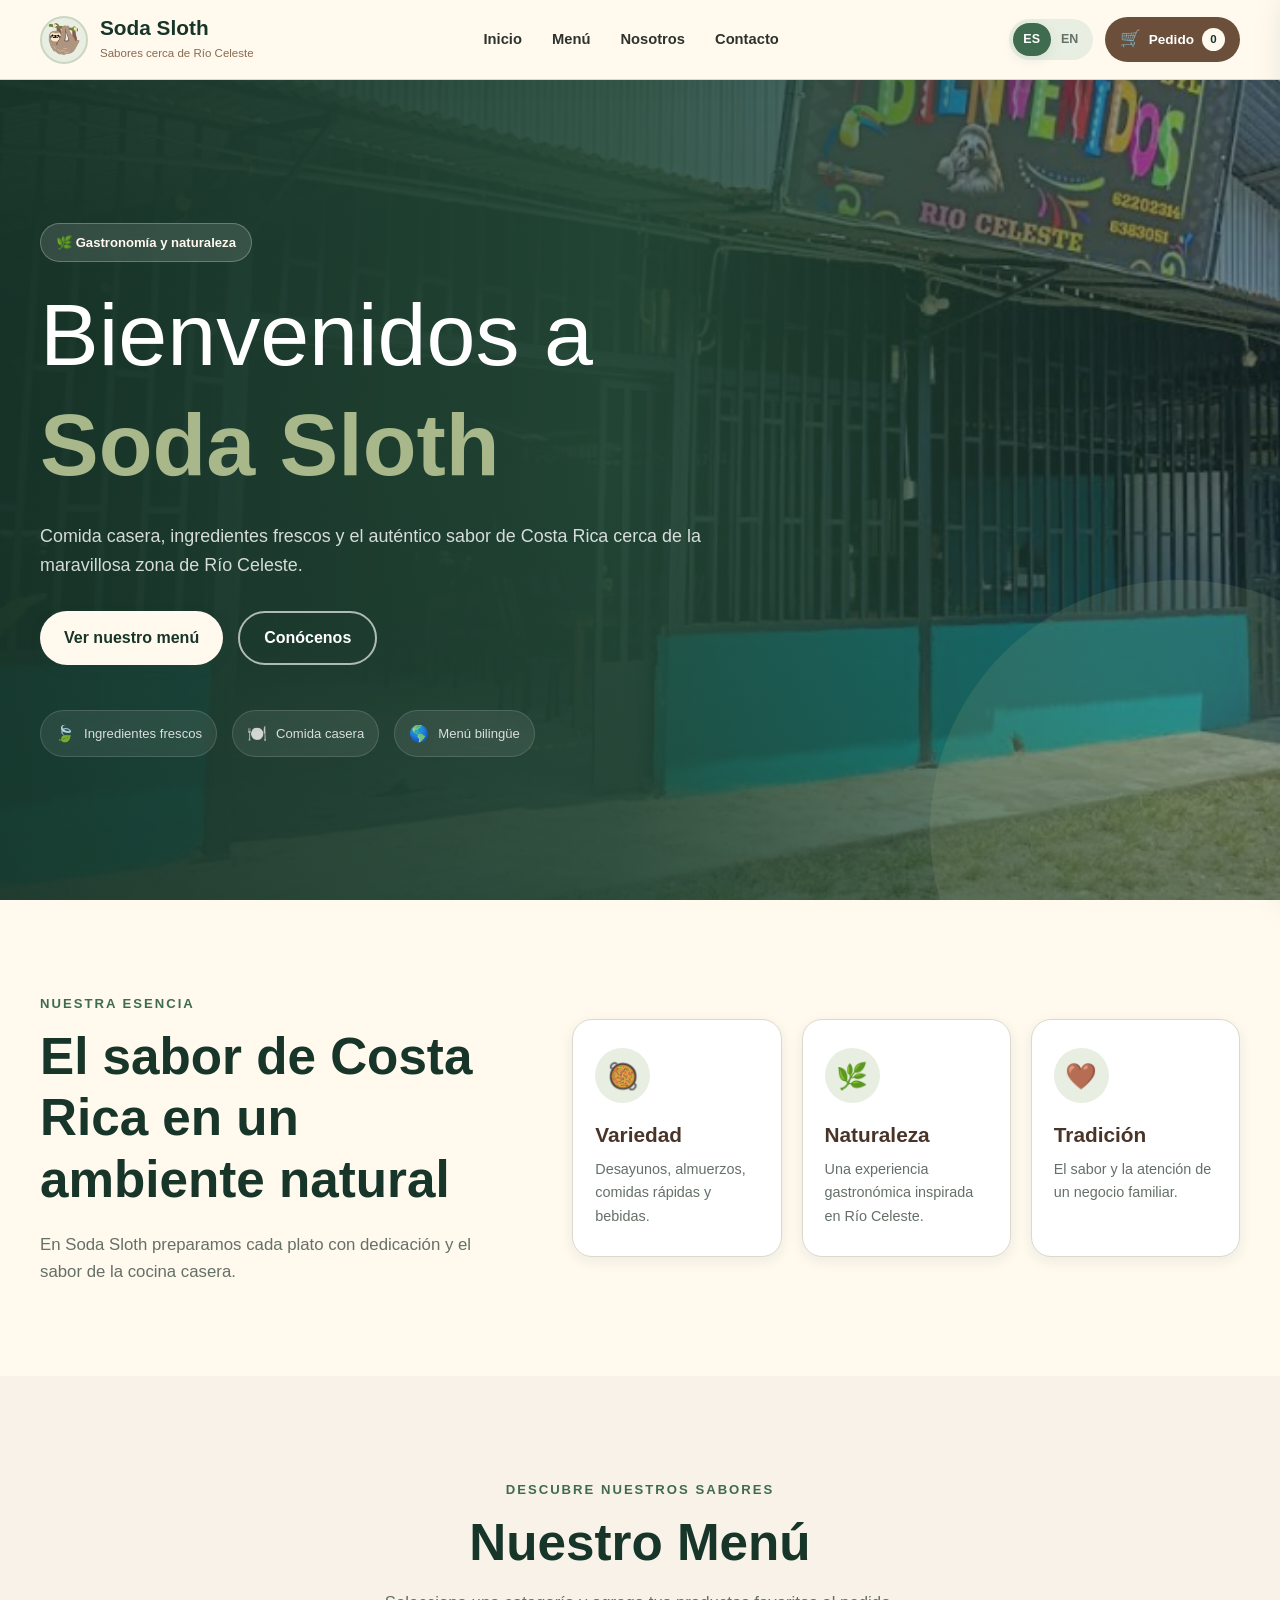
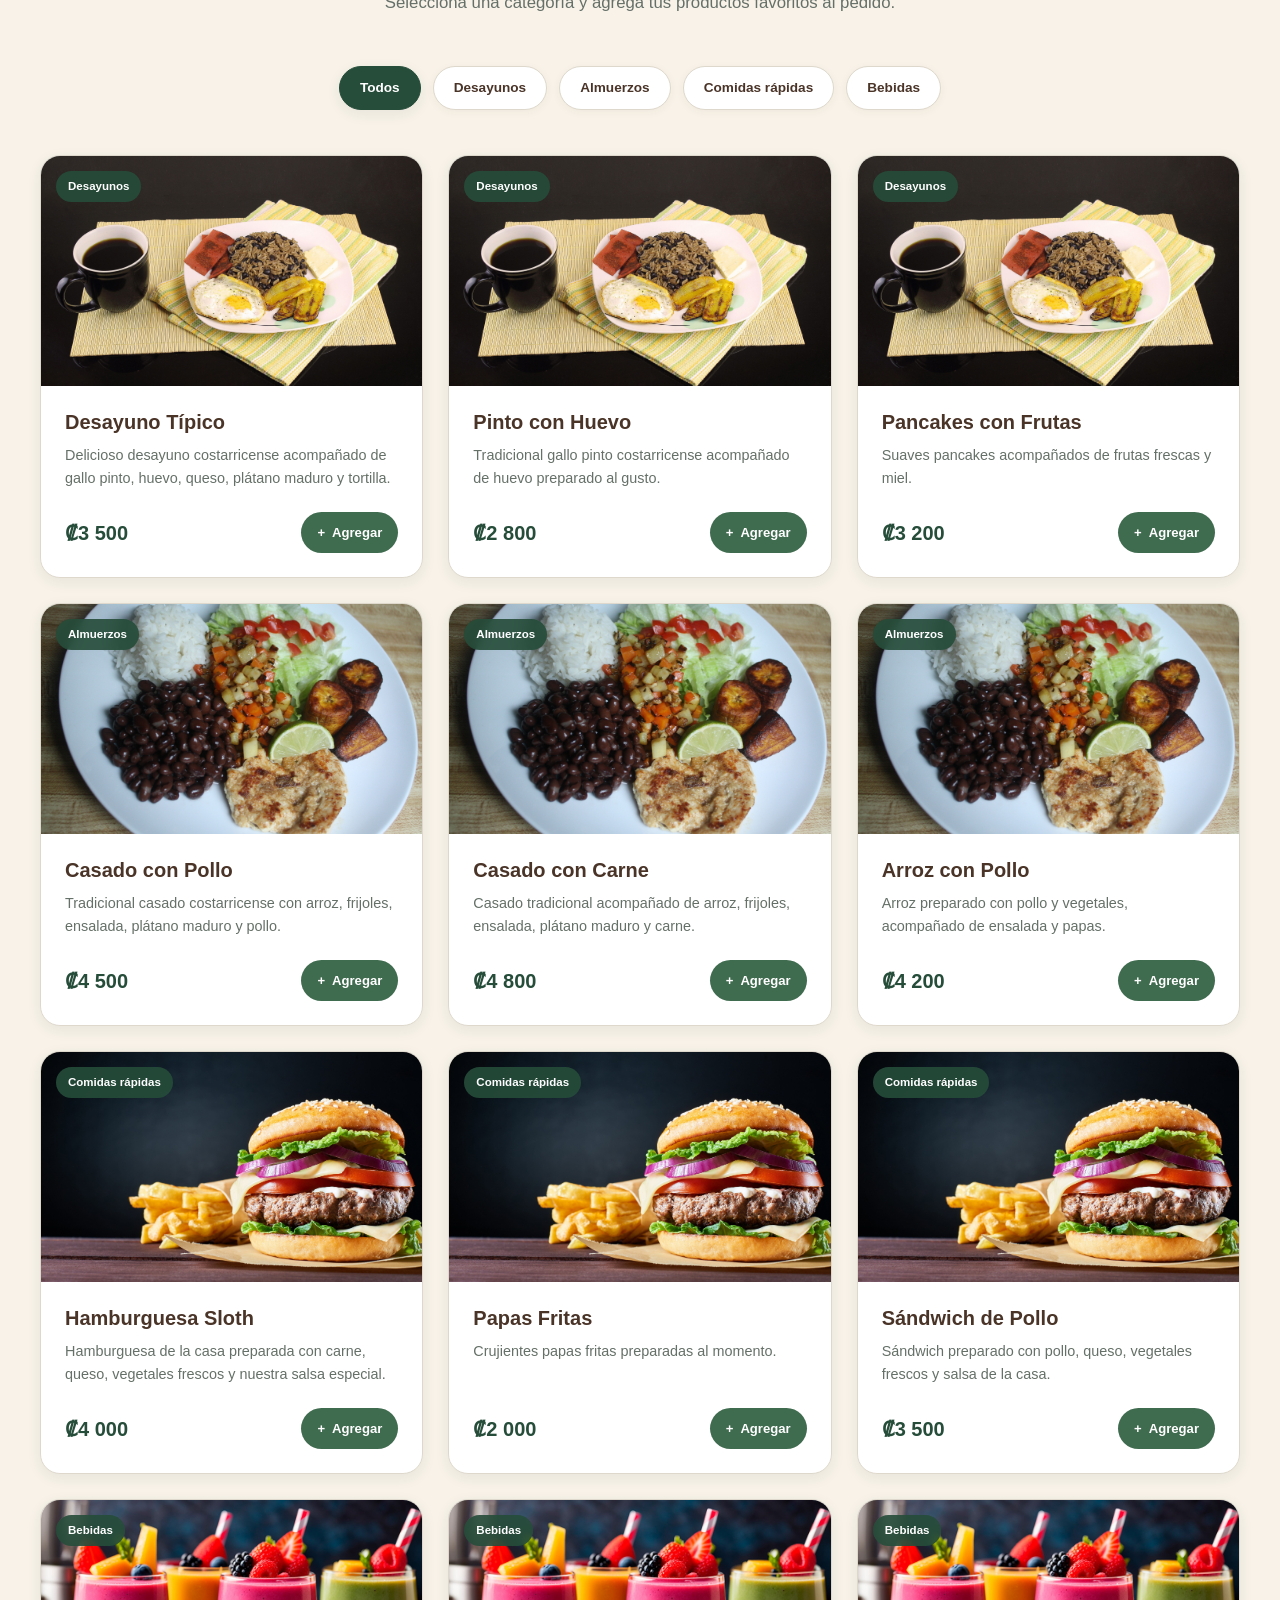
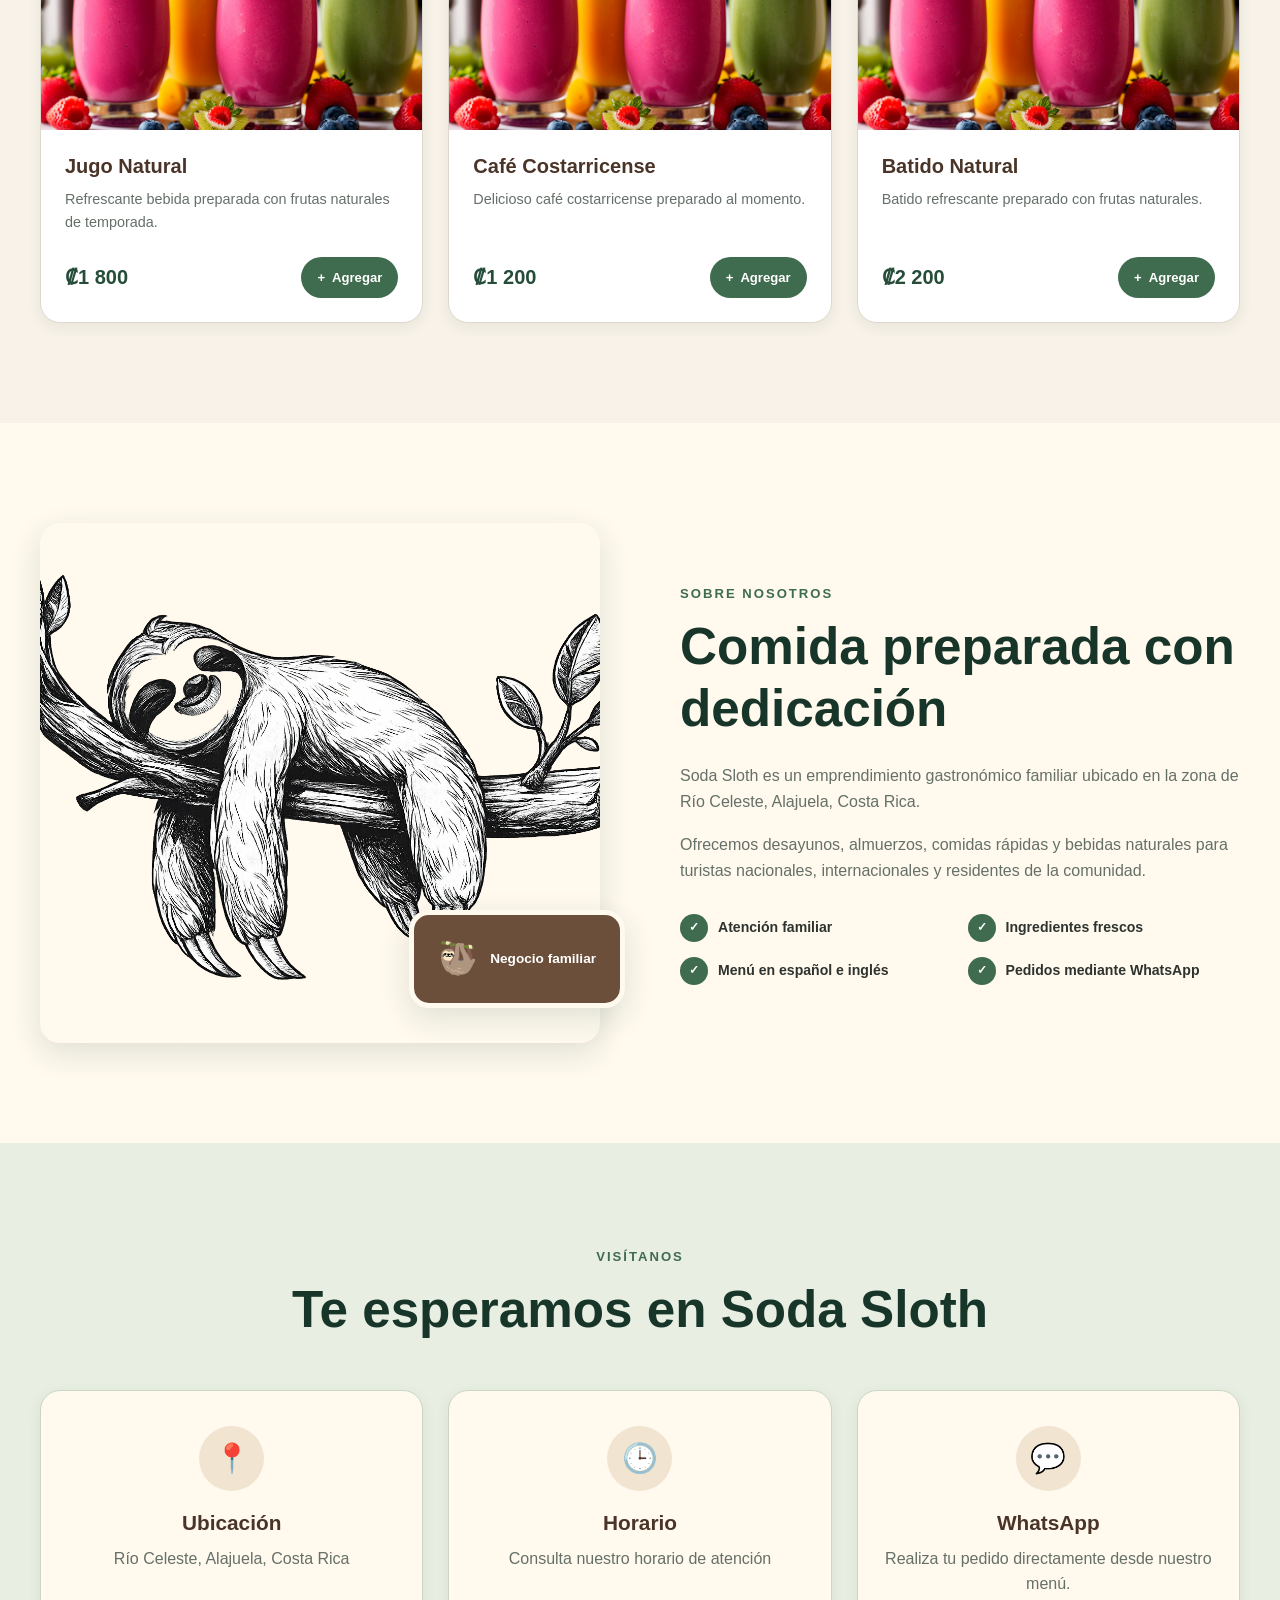
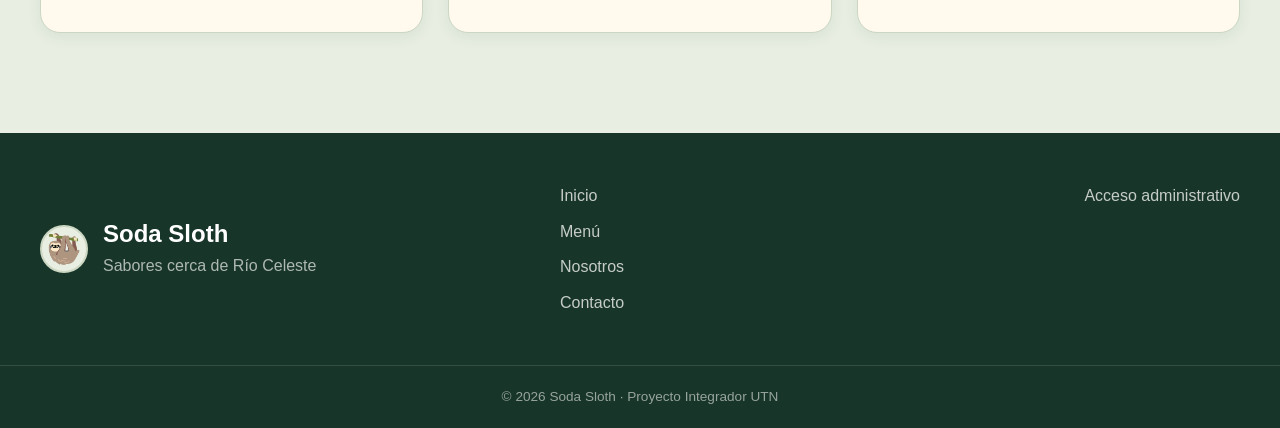
<file: index.html>
<!DOCTYPE html>
<html lang="es">

<head>

    <meta charset="UTF-8">

    <meta
        name="viewport"
        content="width=device-width, initial-scale=1.0"
    >

    <meta
        name="description"
        content="Menú digital bilingüe de Soda Sloth, restaurante familiar ubicado cerca de Río Celeste, Costa Rica."
    >

    <title>Soda Sloth | Río Celeste</title>


    <!-- ========================================
         HOJAS DE ESTILO
    ========================================= -->

    <link
        rel="stylesheet"
        href="assets/css/global.css"
    >

    <link
        rel="stylesheet"
        href="assets/css/home.css"
    >

    <link
        rel="stylesheet"
        href="assets/css/responsive.css"
    >

</head>


<body>


    <!-- ========================================
         ENCABEZADO
    ========================================= -->

    <header class="encabezado-principal">

        <div class="contenedor encabezado-contenido">


            <!-- MARCA -->

            <a
                href="#inicio"
                class="marca"
                aria-label="Ir al inicio"
            >

                <div class="marca-icono">
                    🦥
                </div>


                <div class="marca-texto">

                    <span class="marca-nombre">
                        Soda Sloth
                    </span>

                    <span
                        class="marca-subtitulo"
                        data-es="Sabores cerca de Río Celeste"
                        data-en="Flavors near Río Celeste"
                    >
                        Sabores cerca de Río Celeste
                    </span>

                </div>

            </a>



            <!-- NAVEGACIÓN -->

            <nav
                class="navegacion-principal"
                aria-label="Navegación principal"
            >

                <a
                    href="#inicio"
                    data-es="Inicio"
                    data-en="Home"
                >
                    Inicio
                </a>


                <a
                    href="#menu"
                    data-es="Menú"
                    data-en="Menu"
                >
                    Menú
                </a>


                <a
                    href="#nosotros"
                    data-es="Nosotros"
                    data-en="About us"
                >
                    Nosotros
                </a>


                <a
                    href="#contacto"
                    data-es="Contacto"
                    data-en="Contact"
                >
                    Contacto
                </a>

            </nav>



            <!-- ACCIONES -->

            <div class="encabezado-acciones">


                <!-- IDIOMA -->

                <div
                    class="selector-idioma"
                    aria-label="Seleccionar idioma"
                >

                    <button
                        type="button"
                        id="btn-es"
                        class="boton-idioma activo"
                        data-idioma="es"
                    >
                        ES
                    </button>


                    <button
                        type="button"
                        id="btn-en"
                        class="boton-idioma"
                        data-idioma="en"
                    >
                        EN
                    </button>

                </div>



                <!-- CARRITO -->

                <button
                    id="boton-carrito"
                    class="boton-carrito"
                    type="button"
                    aria-label="Abrir carrito"
                >

                    <span class="carrito-icono">
                        🛒
                    </span>

                    <span
                        class="carrito-texto"
                        data-es="Pedido"
                        data-en="Order"
                    >
                        Pedido
                    </span>

                    <span
                        id="contador-carrito"
                        class="contador-carrito"
                    >
                        0
                    </span>

                </button>



                <!-- MENÚ MÓVIL -->

                <button
                    id="boton-menu-movil"
                    class="boton-menu-movil"
                    type="button"
                    aria-label="Abrir menú"
                >
                    ☰
                </button>

            </div>

        </div>

    </header>



    <!-- ========================================
         CONTENIDO PRINCIPAL
    ========================================= -->

    <main>


        <!-- ========================================
             HERO
        ========================================= -->

        <section
            id="inicio"
            class="hero"
        >

            <div class="hero-capa"></div>


            <div class="contenedor hero-contenido">


                <span
                    class="hero-etiqueta"
                    data-es="🌿 Gastronomía y naturaleza"
                    data-en="🌿 Gastronomy and nature"
                >
                    🌿 Gastronomía y naturaleza
                </span>


                <h1>

                    <span
                        data-es="Bienvenidos a"
                        data-en="Welcome to"
                    >
                        Bienvenidos a
                    </span>

                    <strong>
                        Soda Sloth
                    </strong>

                </h1>


                <p
                    data-es="Comida casera, ingredientes frescos y el auténtico sabor de Costa Rica cerca de la maravillosa zona de Río Celeste."
                    data-en="Homemade food, fresh ingredients and the authentic taste of Costa Rica near the wonderful Río Celeste area."
                >
                    Comida casera, ingredientes frescos y el auténtico sabor
                    de Costa Rica cerca de la maravillosa zona de Río Celeste.
                </p>


                <div class="hero-botones">

                    <a
                        href="#menu"
                        class="boton boton-principal"
                        data-es="Ver nuestro menú"
                        data-en="View our menu"
                    >
                        Ver nuestro menú
                    </a>


                    <a
                        href="#nosotros"
                        class="boton boton-secundario"
                        data-es="Conócenos"
                        data-en="About us"
                    >
                        Conócenos
                    </a>

                </div>



                <div class="hero-beneficios">


                    <div class="beneficio">

                        <span class="beneficio-icono">
                            🍃
                        </span>

                        <span
                            data-es="Ingredientes frescos"
                            data-en="Fresh ingredients"
                        >
                            Ingredientes frescos
                        </span>

                    </div>



                    <div class="beneficio">

                        <span class="beneficio-icono">
                            🍽️
                        </span>

                        <span
                            data-es="Comida casera"
                            data-en="Homemade food"
                        >
                            Comida casera
                        </span>

                    </div>



                    <div class="beneficio">

                        <span class="beneficio-icono">
                            🌎
                        </span>

                        <span
                            data-es="Menú bilingüe"
                            data-en="Bilingual menu"
                        >
                            Menú bilingüe
                        </span>

                    </div>


                </div>

            </div>

        </section>



        <!-- ========================================
             PRESENTACIÓN
        ========================================= -->

        <section class="seccion-presentacion">

            <div class="contenedor presentacion-contenido">


                <div class="presentacion-texto">

                    <span
                        class="etiqueta-seccion"
                        data-es="Nuestra esencia"
                        data-en="Our essence"
                    >
                        Nuestra esencia
                    </span>


                    <h2
                        data-es="El sabor de Costa Rica en un ambiente natural"
                        data-en="The taste of Costa Rica in a natural environment"
                    >
                        El sabor de Costa Rica en un ambiente natural
                    </h2>


                    <p
                        data-es="En Soda Sloth preparamos cada plato con dedicación y el sabor de la cocina casera."
                        data-en="At Soda Sloth we prepare every dish with dedication and the taste of homemade cooking."
                    >
                        En Soda Sloth preparamos cada plato con dedicación
                        y el sabor de la cocina casera.
                    </p>

                </div>



                <div class="presentacion-datos">


                    <article class="tarjeta-dato">

                        <span class="dato-icono">
                            🥘
                        </span>

                        <h3
                            data-es="Variedad"
                            data-en="Variety"
                        >
                            Variedad
                        </h3>

                        <p
                            data-es="Desayunos, almuerzos, comidas rápidas y bebidas."
                            data-en="Breakfast, lunch, fast food and drinks."
                        >
                            Desayunos, almuerzos, comidas rápidas y bebidas.
                        </p>

                    </article>



                    <article class="tarjeta-dato">

                        <span class="dato-icono">
                            🌿
                        </span>

                        <h3
                            data-es="Naturaleza"
                            data-en="Nature"
                        >
                            Naturaleza
                        </h3>

                        <p
                            data-es="Una experiencia gastronómica inspirada en Río Celeste."
                            data-en="A gastronomic experience inspired by Río Celeste."
                        >
                            Una experiencia gastronómica inspirada en Río Celeste.
                        </p>

                    </article>



                    <article class="tarjeta-dato">

                        <span class="dato-icono">
                            🤎
                        </span>

                        <h3
                            data-es="Tradición"
                            data-en="Tradition"
                        >
                            Tradición
                        </h3>

                        <p
                            data-es="El sabor y la atención de un negocio familiar."
                            data-en="The taste and service of a family business."
                        >
                            El sabor y la atención de un negocio familiar.
                        </p>

                    </article>


                </div>

            </div>

        </section>



        <!-- ========================================
             MENÚ DIGITAL
        ========================================= -->

        <section
            id="menu"
            class="seccion-menu"
        >

            <div class="contenedor">


                <div class="encabezado-seccion">

                    <span
                        class="etiqueta-seccion"
                        data-es="Descubre nuestros sabores"
                        data-en="Discover our flavors"
                    >
                        Descubre nuestros sabores
                    </span>


                    <h2
                        data-es="Nuestro Menú"
                        data-en="Our Menu"
                    >
                        Nuestro Menú
                    </h2>


                    <p
                        data-es="Selecciona una categoría y agrega tus productos favoritos al pedido."
                        data-en="Select a category and add your favorite products to your order."
                    >
                        Selecciona una categoría y agrega tus productos favoritos al pedido.
                    </p>

                </div>



                <!-- CATEGORÍAS -->

                <div
                    id="contenedor-categorias"
                    class="contenedor-categorias"
                >
                </div>



                <!-- CARGANDO -->

                <div
                    id="estado-carga"
                    class="estado-carga"
                >

                    <div class="cargador"></div>

                    <p
                        data-es="Cargando nuestro menú..."
                        data-en="Loading our menu..."
                    >
                        Cargando nuestro menú...
                    </p>

                </div>



                <!-- PRODUCTOS -->

                <div
                    id="contenedor-productos"
                    class="contenedor-productos"
                >
                </div>



                <!-- SIN PRODUCTOS -->

                <div
                    id="mensaje-sin-productos"
                    class="mensaje-sin-productos oculto"
                >

                    <span>
                        🦥
                    </span>

                    <h3
                        data-es="No hay productos disponibles"
                        data-en="No products available"
                    >
                        No hay productos disponibles
                    </h3>

                    <p
                        data-es="Actualmente no existen productos disponibles en esta categoría."
                        data-en="There are currently no products available in this category."
                    >
                        Actualmente no existen productos disponibles en esta categoría.
                    </p>

                </div>


            </div>

        </section>



        <!-- ========================================
             NOSOTROS
        ========================================= -->

        <section
            id="nosotros"
            class="seccion-nosotros"
        >

            <div class="contenedor nosotros-contenido">


                <div class="nosotros-imagen">

                    <img
                        src="assets/imagenes/restaurante.png"
                        alt="Soda Sloth"
                    >

                    <div class="nosotros-distintivo">

                        <span>
                            🦥
                        </span>

                        <p
                            data-es="Negocio familiar"
                            data-en="Family business"
                        >
                            Negocio familiar
                        </p>

                    </div>

                </div>



                <div class="nosotros-texto">

                    <span
                        class="etiqueta-seccion"
                        data-es="Sobre nosotros"
                        data-en="About us"
                    >
                        Sobre nosotros
                    </span>


                    <h2
                        data-es="Comida preparada con dedicación"
                        data-en="Food prepared with dedication"
                    >
                        Comida preparada con dedicación
                    </h2>


                    <p
                        data-es="Soda Sloth es un emprendimiento gastronómico familiar ubicado en la zona de Río Celeste, Alajuela, Costa Rica."
                        data-en="Soda Sloth is a family gastronomic business located in the Río Celeste area, Alajuela, Costa Rica."
                    >
                        Soda Sloth es un emprendimiento gastronómico familiar
                        ubicado en la zona de Río Celeste, Alajuela, Costa Rica.
                    </p>


                    <p
                        data-es="Ofrecemos desayunos, almuerzos, comidas rápidas y bebidas naturales para turistas nacionales, internacionales y residentes de la comunidad."
                        data-en="We offer breakfast, lunch, fast food and natural drinks for national and international tourists and local residents."
                    >
                        Ofrecemos desayunos, almuerzos, comidas rápidas y bebidas
                        naturales para turistas nacionales, internacionales y residentes
                        de la comunidad.
                    </p>


                    <div class="nosotros-caracteristicas">


                        <div class="caracteristica">

                            <span>✓</span>

                            <p
                                data-es="Atención familiar"
                                data-en="Friendly family service"
                            >
                                Atención familiar
                            </p>

                        </div>



                        <div class="caracteristica">

                            <span>✓</span>

                            <p
                                data-es="Ingredientes frescos"
                                data-en="Fresh ingredients"
                            >
                                Ingredientes frescos
                            </p>

                        </div>



                        <div class="caracteristica">

                            <span>✓</span>

                            <p
                                data-es="Menú en español e inglés"
                                data-en="Menu in Spanish and English"
                            >
                                Menú en español e inglés
                            </p>

                        </div>



                        <div class="caracteristica">

                            <span>✓</span>

                            <p
                                data-es="Pedidos mediante WhatsApp"
                                data-en="Orders through WhatsApp"
                            >
                                Pedidos mediante WhatsApp
                            </p>

                        </div>


                    </div>

                </div>

            </div>

        </section>



        <!-- ========================================
             CONTACTO
        ========================================= -->

        <section
            id="contacto"
            class="seccion-contacto"
        >

            <div class="contenedor">


                <div class="encabezado-seccion">

                    <span
                        class="etiqueta-seccion"
                        data-es="Visítanos"
                        data-en="Visit us"
                    >
                        Visítanos
                    </span>


                    <h2
                        data-es="Te esperamos en Soda Sloth"
                        data-en="We are waiting for you at Soda Sloth"
                    >
                        Te esperamos en Soda Sloth
                    </h2>

                </div>



                <div class="contacto-contenido">


                    <article class="tarjeta-contacto">

                        <span class="contacto-icono">
                            📍
                        </span>

                        <h3
                            data-es="Ubicación"
                            data-en="Location"
                        >
                            Ubicación
                        </h3>

                        <p>
                            Río Celeste, Alajuela, Costa Rica
                        </p>

                    </article>



                    <article class="tarjeta-contacto">

                        <span class="contacto-icono">
                            🕒
                        </span>

                        <h3
                            data-es="Horario"
                            data-en="Schedule"
                        >
                            Horario
                        </h3>

                        <p
                            data-es="Consulta nuestro horario de atención"
                            data-en="Check our opening hours"
                        >
                            Consulta nuestro horario de atención
                        </p>

                    </article>



                    <article class="tarjeta-contacto">

                        <span class="contacto-icono">
                            💬
                        </span>

                        <h3>
                            WhatsApp
                        </h3>

                        <p
                            data-es="Realiza tu pedido directamente desde nuestro menú."
                            data-en="Place your order directly from our menu."
                        >
                            Realiza tu pedido directamente desde nuestro menú.
                        </p>

                    </article>


                </div>

            </div>

        </section>


    </main>



    <!-- ========================================
         FONDO CARRITO
    ========================================= -->

    <div
        id="fondo-carrito"
        class="fondo-carrito"
    >
    </div>



    <!-- ========================================
         CARRITO
    ========================================= -->

    <aside
        id="panel-carrito"
        class="panel-carrito"
        aria-label="Carrito de pedidos"
    >


        <div class="carrito-encabezado">

            <div>

                <span
                    class="carrito-etiqueta"
                    data-es="Tu selección"
                    data-en="Your selection"
                >
                    Tu selección
                </span>

                <h2
                    data-es="Mi pedido"
                    data-en="My order"
                >
                    Mi pedido
                </h2>

            </div>


            <button
                id="cerrar-carrito"
                class="cerrar-carrito"
                type="button"
                aria-label="Cerrar carrito"
            >
                ×
            </button>

        </div>



        <div
            id="contenido-carrito"
            class="contenido-carrito"
        >


            <div
                id="carrito-vacio"
                class="carrito-vacio"
            >

                <span class="carrito-vacio-icono">
                    🛒
                </span>

                <h3
                    data-es="Tu pedido está vacío"
                    data-en="Your order is empty"
                >
                    Tu pedido está vacío
                </h3>

                <p
                    data-es="Agrega productos de nuestro menú para comenzar tu pedido."
                    data-en="Add products from our menu to start your order."
                >
                    Agrega productos de nuestro menú para comenzar tu pedido.
                </p>


                <button
                    id="boton-explorar-menu"
                    class="boton boton-secundario"
                    type="button"
                    data-es="Explorar menú"
                    data-en="Explore menu"
                >
                    Explorar menú
                </button>

            </div>



            <div
                id="lista-carrito"
                class="lista-carrito"
            >
            </div>


        </div>



        <div
            id="carrito-resumen"
            class="carrito-resumen oculto"
        >


            <div class="carrito-total">

                <span
                    data-es="Total"
                    data-en="Total"
                >
                    Total
                </span>

                <strong id="total-carrito">
                    ₡0
                </strong>

            </div>



            <button
                id="boton-whatsapp"
                class="boton-whatsapp"
                type="button"
            >

                <span>
                    💬
                </span>

                <span
                    data-es="Realizar pedido por WhatsApp"
                    data-en="Order through WhatsApp"
                >
                    Realizar pedido por WhatsApp
                </span>

            </button>



            <p
                class="carrito-aviso"
                data-es="Serás redirigido a WhatsApp para confirmar y enviar tu pedido."
                data-en="You will be redirected to WhatsApp to confirm and send your order."
            >
                Serás redirigido a WhatsApp para confirmar y enviar tu pedido.
            </p>


        </div>


    </aside>



    <!-- ========================================
         PIE DE PÁGINA
    ========================================= -->

    <footer class="pie-pagina">


        <div class="contenedor pie-contenido">


            <div class="pie-marca">

                <div class="marca-icono">
                    🦥
                </div>

                <div>

                    <h2>
                        Soda Sloth
                    </h2>

                    <p
                        data-es="Sabores cerca de Río Celeste"
                        data-en="Flavors near Río Celeste"
                    >
                        Sabores cerca de Río Celeste
                    </p>

                </div>

            </div>



            <div class="pie-enlaces">

                <a
                    href="#inicio"
                    data-es="Inicio"
                    data-en="Home"
                >
                    Inicio
                </a>

                <a
                    href="#menu"
                    data-es="Menú"
                    data-en="Menu"
                >
                    Menú
                </a>

                <a
                    href="#nosotros"
                    data-es="Nosotros"
                    data-en="About us"
                >
                    Nosotros
                </a>

                <a
                    href="#contacto"
                    data-es="Contacto"
                    data-en="Contact"
                >
                    Contacto
                </a>

            </div>



            <div class="pie-administracion">

                <a
                    href="admin/login.html"
                    data-es="Acceso administrativo"
                    data-en="Administrative access"
                >
                    ⚙ Acceso administrativo
                </a>

            </div>


        </div>



        <div class="pie-inferior">

            <div class="contenedor">

                <p>

                    © 2026 Soda Sloth ·

                    <span
                        data-es="Proyecto Integrador UTN"
                        data-en="UTN Integrative Project"
                    >
                        Proyecto Integrador UTN
                    </span>

                </p>

            </div>

        </div>


    </footer>



    <!-- ========================================
         NOTIFICACIONES
    ========================================= -->

    <div
        id="contenedor-notificaciones"
        class="contenedor-notificaciones"
        aria-live="polite"
    >
    </div>



    <!-- ========================================
         JAVASCRIPT

         ORDEN DE CARGA IMPORTANTE
    ========================================= -->

    <script src="assets/js/idioma.js"></script>

    <script src="assets/js/pedidos.js"></script>

    <script src="assets/js/carrito.js"></script>

    <script src="assets/js/main.js"></script>


</body>

</html>
</file>
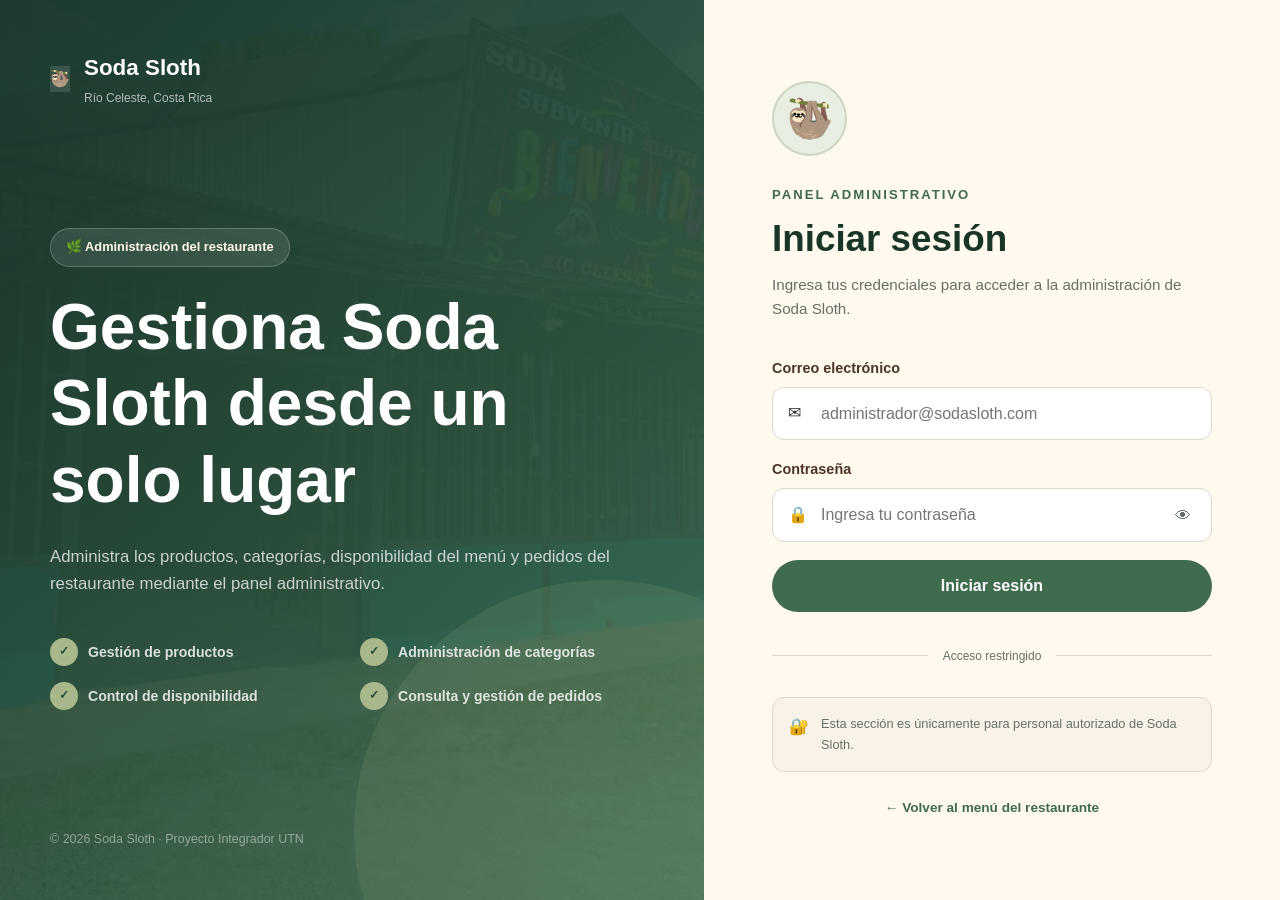
<file: admin/categorias.html>
<!DOCTYPE html>
<html lang="es">

<head>
    <meta charset="UTF-8">

    <meta
        name="viewport"
        content="width=device-width, initial-scale=1.0"
    >

    <title>Categorías | Soda Sloth</title>

    <link
        rel="stylesheet"
        href="../assets/css/global.css"
    >

    <link
        rel="stylesheet"
        href="../assets/css/admin.css"
    >
</head>

<body class="pagina-admin">

    <div class="admin-estructura">


        <!-- MENÚ LATERAL -->

        <aside
            id="admin-sidebar"
            class="admin-sidebar"
        >

            <div class="admin-marca">

                <div class="admin-marca-icono">
                    🦥
                </div>

                <div>

                    <h2>
                        Soda Sloth
                    </h2>

                    <p>
                        Administración
                    </p>

                </div>

            </div>


            <nav class="admin-navegacion">

                <a href="dashboard.html">

                    <span class="admin-navegacion-icono">
                        📊
                    </span>

                    Dashboard

                </a>


                <a href="productos.html">

                    <span class="admin-navegacion-icono">
                        🍽️
                    </span>

                    Productos

                </a>


                <a
                    href="categorias.html"
                    class="activo"
                >

                    <span class="admin-navegacion-icono">
                        📁
                    </span>

                    Categorías

                </a>


                <a href="pedidos.html">

                    <span class="admin-navegacion-icono">
                        🛒
                    </span>

                    Pedidos

                </a>


                <a href="../index.html">

                    <span class="admin-navegacion-icono">
                        🌐
                    </span>

                    Ver sitio web

                </a>

            </nav>


            <div class="admin-sidebar-pie">

                <button
                    id="boton-cerrar-sesion"
                    class="boton-cerrar-sesion"
                    type="button"
                >

                    <span>
                        🚪
                    </span>

                    Cerrar sesión

                </button>

            </div>

        </aside>


        <!-- CONTENIDO -->

        <div class="admin-contenido">


            <!-- ENCABEZADO -->

            <header class="admin-header">

                <div class="admin-header-izquierda">

                    <button
                        id="boton-menu-admin"
                        class="boton-menu-admin"
                        type="button"
                        aria-label="Abrir menú"
                    >
                        ☰
                    </button>


                    <div class="admin-header-titulo">

                        <h1>
                            Categorías
                        </h1>

                        <p>
                            Organización del menú del restaurante
                        </p>

                    </div>

                </div>


                <div class="admin-usuario">

                    <div class="admin-usuario-avatar">
                        A
                    </div>

                    <div class="admin-usuario-datos">

                        <strong>
                            Administrador
                        </strong>

                        <span id="correo-administrador">
                            administrador@sodasloth.com
                        </span>

                    </div>

                </div>

            </header>


            <!-- CONTENIDO PRINCIPAL -->

            <main class="admin-principal">


                <!-- ENCABEZADO DE PÁGINA -->

                <section class="admin-pagina-encabezado">

                    <div>

                        <span class="etiqueta-seccion">
                            Organización del menú
                        </span>

                        <h2>
                            Categorías
                        </h2>

                        <p>
                            Administra las categorías utilizadas
                            para organizar los productos del menú
                            de Soda Sloth.
                        </p>

                    </div>


                    <button
                        id="boton-nueva-categoria"
                        class="boton-admin-nuevo"
                        type="button"
                    >

                        <span>
                            +
                        </span>

                        Nueva categoría

                    </button>

                </section>


                <!-- ESTADÍSTICAS -->

                <section class="admin-estadisticas admin-estadisticas-productos">


                    <article class="tarjeta-estadistica">

                        <div class="estadistica-superior">

                            <span>
                                Organización
                            </span>

                            <div class="estadistica-icono">
                                📁
                            </div>

                        </div>

                        <h3>
                            Total de categorías
                        </h3>

                        <strong
                            id="total-categorias"
                            class="estadistica-numero"
                        >
                            0
                        </strong>

                    </article>


                    <article class="tarjeta-estadistica">

                        <div class="estadistica-superior">

                            <span>
                                Menú
                            </span>

                            <div class="estadistica-icono">
                                🍽️
                            </div>

                        </div>

                        <h3>
                            Productos registrados
                        </h3>

                        <strong
                            id="total-productos-categorias"
                            class="estadistica-numero"
                        >
                            0
                        </strong>

                    </article>


                    <article class="tarjeta-estadistica">

                        <div class="estadistica-superior">

                            <span>
                                Clasificación
                            </span>

                            <div class="estadistica-icono">
                                🌿
                            </div>

                        </div>

                        <h3>
                            Categorías utilizadas
                        </h3>

                        <strong
                            id="total-categorias-utilizadas"
                            class="estadistica-numero"
                        >
                            0
                        </strong>

                    </article>

                </section>


                <!-- PANEL -->

                <section class="admin-panel">


                    <div class="admin-panel-encabezado">

                        <div>

                            <h2>
                                Lista de categorías
                            </h2>

                            <p>
                                Consulta y administra la clasificación
                                de los productos del restaurante.
                            </p>

                        </div>

                    </div>


                    <!-- BUSCADOR -->

                    <div class="admin-filtros">

                        <div class="admin-buscador">

                            <span>
                                🔎
                            </span>

                            <input
                                id="buscar-categoria"
                                type="search"
                                placeholder="Buscar categoría..."
                                autocomplete="off"
                            >

                        </div>

                    </div>


                    <!-- TABLA -->

                    <div class="admin-tabla-contenedor">

                        <table class="admin-tabla">

                            <thead>

                                <tr>

                                    <th>
                                        Categoría
                                    </th>

                                    <th>
                                        Nombre en inglés
                                    </th>

                                    <th>
                                        Productos
                                    </th>

                                    <th>
                                        Acciones
                                    </th>

                                </tr>

                            </thead>


                            <tbody id="tabla-categorias">

                                <!-- JavaScript -->

                            </tbody>

                        </table>

                    </div>


                    <!-- MENSAJE VACÍO -->

                    <div
                        id="mensaje-sin-categorias"
                        class="admin-mensaje-vacio oculto"
                    >

                        <span class="admin-mensaje-vacio-icono">
                            🦥
                        </span>

                        <h3>
                            No se encontraron categorías
                        </h3>

                        <p>
                            No existen categorías que coincidan
                            con la búsqueda realizada.
                        </p>

                    </div>

                </section>

            </main>

        </div>

    </div>


    <!-- MODAL DE CATEGORÍA -->

    <div
        id="fondo-modal-categoria"
        class="admin-modal-fondo"
    >

        <section
            id="modal-categoria"
            class="admin-modal admin-modal-pequeno"
            role="dialog"
            aria-modal="true"
            aria-labelledby="titulo-modal-categoria"
        >

            <div class="admin-modal-encabezado">

                <div>

                    <span class="etiqueta-seccion">
                        Organización del menú
                    </span>

                    <h2 id="titulo-modal-categoria">
                        Nueva categoría
                    </h2>

                </div>


                <button
                    id="cerrar-modal-categoria"
                    class="admin-modal-cerrar"
                    type="button"
                    aria-label="Cerrar"
                >
                    ×
                </button>

            </div>


            <form
                id="formulario-categoria"
                class="admin-formulario"
                novalidate
            >

                <input
                    id="categoria-id"
                    type="hidden"
                >


                <div class="grupo-formulario">

                    <label for="categoria-nombre-es">
                        Nombre en español
                    </label>

                    <input
                        id="categoria-nombre-es"
                        type="text"
                        maxlength="100"
                        placeholder="Ejemplo: Desayunos"
                        required
                    >

                </div>


                <div class="grupo-formulario">

                    <label for="categoria-nombre-en">
                        Nombre en inglés
                    </label>

                    <input
                        id="categoria-nombre-en"
                        type="text"
                        maxlength="100"
                        placeholder="Example: Breakfast"
                        required
                    >

                </div>


                <div class="admin-modal-acciones">

                    <button
                        id="cancelar-categoria"
                        class="boton-admin-secundario"
                        type="button"
                    >
                        Cancelar
                    </button>


                    <button
                        class="boton-admin-nuevo"
                        type="submit"
                    >
                        Guardar categoría
                    </button>

                </div>

            </form>

        </section>

    </div>


    <!-- NOTIFICACIONES -->

    <div
        id="contenedor-notificaciones"
        class="contenedor-notificaciones"
        aria-live="polite"
    >
    </div>


    <!-- JAVASCRIPT -->

    <script src="../assets/js/admin.js"></script>

    <script src="../assets/js/admin-categorias.js"></script>

</body>

</html>
</file>
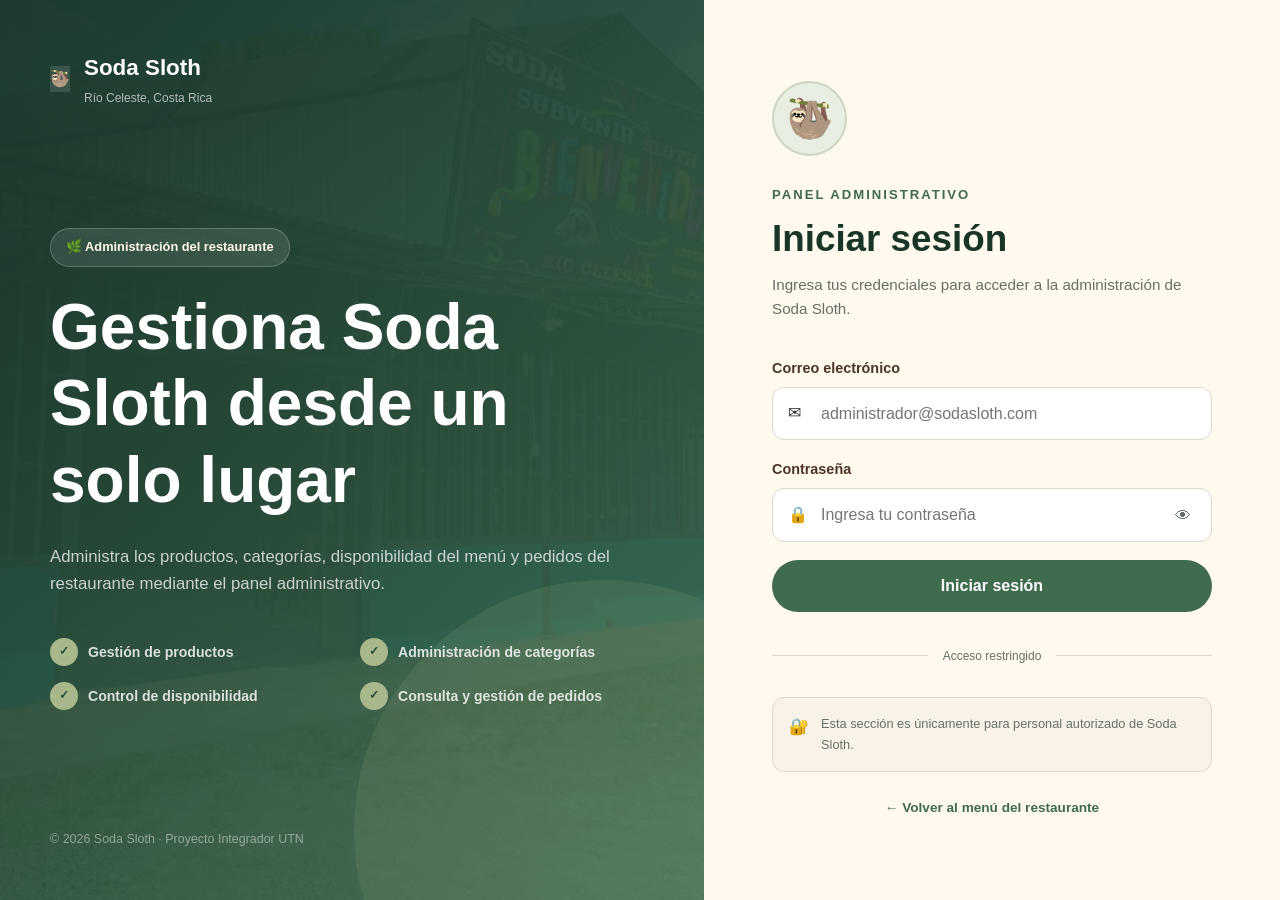
<file: admin/dashboard.html>
<!DOCTYPE html>
<html lang="es">

<head>

    <meta charset="UTF-8">

    <meta
        name="viewport"
        content="width=device-width, initial-scale=1.0"
    >

    <title>Dashboard | Soda Sloth</title>

    <link
        rel="stylesheet"
        href="../assets/css/global.css"
    >

    <link
        rel="stylesheet"
        href="../assets/css/admin.css"
    >

</head>


<body class="pagina-admin">


    <div class="admin-estructura">


        <!-- =================================================
             MENÚ LATERAL
        ================================================== -->

        <aside
            id="admin-sidebar"
            class="admin-sidebar"
        >


            <div class="admin-marca">

                <div class="admin-marca-icono">
                    🦥
                </div>

                <div>

                    <h2>
                        Soda Sloth
                    </h2>

                    <p>
                        Administración
                    </p>

                </div>

            </div>


            <nav class="admin-navegacion">


                <a
                    href="dashboard.html"
                    class="activo"
                >

                    <span class="admin-navegacion-icono">
                        📊
                    </span>

                    Dashboard

                </a>


                <a href="productos.html">

                    <span class="admin-navegacion-icono">
                        🍽️
                    </span>

                    Productos

                </a>


                <a href="categorias.html">

                    <span class="admin-navegacion-icono">
                        📁
                    </span>

                    Categorías

                </a>


                <a href="pedidos.html">

                    <span class="admin-navegacion-icono">
                        🛒
                    </span>

                    Pedidos

                </a>


                <a href="../index.html">

                    <span class="admin-navegacion-icono">
                        🌐
                    </span>

                    Ver sitio web

                </a>


            </nav>


            <div class="admin-sidebar-pie">


                <button
                    id="boton-cerrar-sesion"
                    class="boton-cerrar-sesion"
                    type="button"
                >

                    <span>
                        🚪
                    </span>

                    Cerrar sesión

                </button>


            </div>


        </aside>


        <!-- =================================================
             CONTENIDO
        ================================================== -->

        <div class="admin-contenido">


            <!-- =============================================
                 ENCABEZADO
            ============================================== -->

            <header class="admin-header">


                <div class="admin-header-izquierda">

                    <button
                        id="boton-menu-admin"
                        class="boton-menu-admin"
                        type="button"
                        aria-label="Abrir menú"
                    >
                        ☰
                    </button>


                    <div class="admin-header-titulo">

                        <h1>
                            Panel administrativo
                        </h1>

                        <p>
                            Resumen general de Soda Sloth
                        </p>

                    </div>

                </div>


                <div class="admin-usuario">


                    <div class="admin-usuario-avatar">
                        A
                    </div>


                    <div class="admin-usuario-datos">

                        <strong>
                            Administrador
                        </strong>

                        <span id="correo-administrador">
                            administrador@sodasloth.com
                        </span>

                    </div>


                </div>


            </header>


            <!-- =============================================
                 CONTENIDO PRINCIPAL
            ============================================== -->

            <main class="admin-principal">


                <!-- =========================================
                     BIENVENIDA
                ========================================== -->

                <section class="dashboard-bienvenida">


                    <div>


                        <span class="etiqueta-seccion">
                            Resumen del sistema
                        </span>


                        <h2>
                            Bienvenido al panel de Soda Sloth
                        </h2>


                        <p>

                            Desde este panel puedes administrar
                            los productos, categorías, disponibilidad
                            del menú y consultar los pedidos del
                            restaurante.

                        </p>


                    </div>


                    <div class="dashboard-bienvenida-icono">
                        🦥
                    </div>


                </section>


                <!-- =========================================
                     ESTADÍSTICAS
                ========================================== -->

                <section class="admin-estadisticas">


                    <!-- PRODUCTOS -->

                    <article class="tarjeta-estadistica">


                        <div class="estadistica-superior">

                            <span>
                                Menú
                            </span>

                            <div class="estadistica-icono">
                                🍽️
                            </div>

                        </div>


                        <h3>
                            Productos
                        </h3>


                        <strong
                            id="estadistica-productos"
                            class="estadistica-numero"
                        >
                            0
                        </strong>


                    </article>


                    <!-- CATEGORÍAS -->

                    <article class="tarjeta-estadistica">


                        <div class="estadistica-superior">

                            <span>
                                Organización
                            </span>

                            <div class="estadistica-icono">
                                📁
                            </div>

                        </div>


                        <h3>
                            Categorías
                        </h3>


                        <strong
                            id="estadistica-categorias"
                            class="estadistica-numero"
                        >
                            0
                        </strong>


                    </article>


                    <!-- DISPONIBLES -->

                    <article class="tarjeta-estadistica">


                        <div class="estadistica-superior">

                            <span>
                                Disponibilidad
                            </span>

                            <div class="estadistica-icono">
                                ✅
                            </div>

                        </div>


                        <h3>
                            Productos disponibles
                        </h3>


                        <strong
                            id="estadistica-disponibles"
                            class="estadistica-numero"
                        >
                            0
                        </strong>


                    </article>


                    <!-- PEDIDOS -->

                    <article class="tarjeta-estadistica">


                        <div class="estadistica-superior">

                            <span>
                                Solicitudes
                            </span>

                            <div class="estadistica-icono">
                                🛒
                            </div>

                        </div>


                        <h3>
                            Pedidos
                        </h3>


                        <strong
                            id="estadistica-pedidos"
                            class="estadistica-numero"
                        >
                            0
                        </strong>


                    </article>


                </section>


                <!-- =========================================
                     CONTENIDO INFERIOR
                ========================================== -->

                <section class="dashboard-columnas">


                    <!-- =====================================
                         ACCESOS RÁPIDOS
                    ====================================== -->

                    <article class="admin-panel">


                        <div class="admin-panel-encabezado">


                            <div>

                                <h2>
                                    Accesos rápidos
                                </h2>

                                <p>

                                    Administra las principales
                                    funciones del sistema.

                                </p>

                            </div>


                        </div>


                        <div class="dashboard-accesos">


                            <!-- PRODUCTOS -->

                            <a
                                href="productos.html"
                                class="dashboard-acceso"
                            >


                                <div class="dashboard-acceso-icono">
                                    🍽️
                                </div>


                                <div>

                                    <h3>
                                        Gestionar productos
                                    </h3>

                                    <p>

                                        Crear, editar y administrar
                                        la disponibilidad de los
                                        productos del menú.

                                    </p>

                                </div>


                                <span class="dashboard-acceso-flecha">
                                    →
                                </span>


                            </a>


                            <!-- CATEGORÍAS -->

                            <a
                                href="categorias.html"
                                class="dashboard-acceso"
                            >


                                <div class="dashboard-acceso-icono">
                                    📁
                                </div>


                                <div>

                                    <h3>
                                        Gestionar categorías
                                    </h3>

                                    <p>

                                        Organiza los productos
                                        del menú por categorías.

                                    </p>

                                </div>


                                <span class="dashboard-acceso-flecha">
                                    →
                                </span>


                            </a>


                            <!-- PEDIDOS -->

                            <a
                                href="pedidos.html"
                                class="dashboard-acceso"
                            >


                                <div class="dashboard-acceso-icono">
                                    🛒
                                </div>


                                <div>

                                    <h3>
                                        Consultar pedidos
                                    </h3>

                                    <p>

                                        Visualiza los pedidos
                                        registrados en el sistema.

                                    </p>

                                </div>


                                <span class="dashboard-acceso-flecha">
                                    →
                                </span>


                            </a>


                        </div>


                    </article>


                    <!-- =====================================
                         ESTADO DEL SISTEMA
                    ====================================== -->

                    <article class="admin-panel">


                        <div class="admin-panel-encabezado">


                            <div>

                                <h2>
                                    Estado del sistema
                                </h2>

                                <p>

                                    Información general del
                                    funcionamiento del menú.

                                </p>

                            </div>


                        </div>


                        <div class="dashboard-estados">


                            <div class="dashboard-estado">


                                <div>

                                    <strong>
                                        Menú digital
                                    </strong>

                                    <p>
                                        Página pública del restaurante
                                    </p>

                                </div>


                                <span class="estado estado-activo">
                                    Activo
                                </span>


                            </div>


                            <div class="dashboard-estado">


                                <div>

                                    <strong>
                                        Menú bilingüe
                                    </strong>

                                    <p>
                                        Español e inglés
                                    </p>

                                </div>


                                <span class="estado estado-activo">
                                    Activo
                                </span>


                            </div>


                            <div class="dashboard-estado">


                                <div>

                                    <strong>
                                        Carrito de pedidos
                                    </strong>

                                    <p>
                                        Gestión de productos seleccionados
                                    </p>

                                </div>


                                <span class="estado estado-activo">
                                    Activo
                                </span>


                            </div>


                            <div class="dashboard-estado">


                                <div>

                                    <strong>
                                        WhatsApp
                                    </strong>

                                    <p>
                                        Confirmación externa del pedido
                                    </p>

                                </div>


                                <span class="estado estado-activo">
                                    Activo
                                </span>


                            </div>


                        </div>


                    </article>


                </section>


            </main>


        </div>


    </div>


    <!-- =====================================================
         NOTIFICACIONES
    ====================================================== -->

    <div
        id="contenedor-notificaciones"
        class="contenedor-notificaciones"
        aria-live="polite"
    >
    </div>


    <!-- =====================================================
         JAVASCRIPT
    ====================================================== -->

    <script src="../assets/js/admin.js"></script>


</body>

</html>
</file>
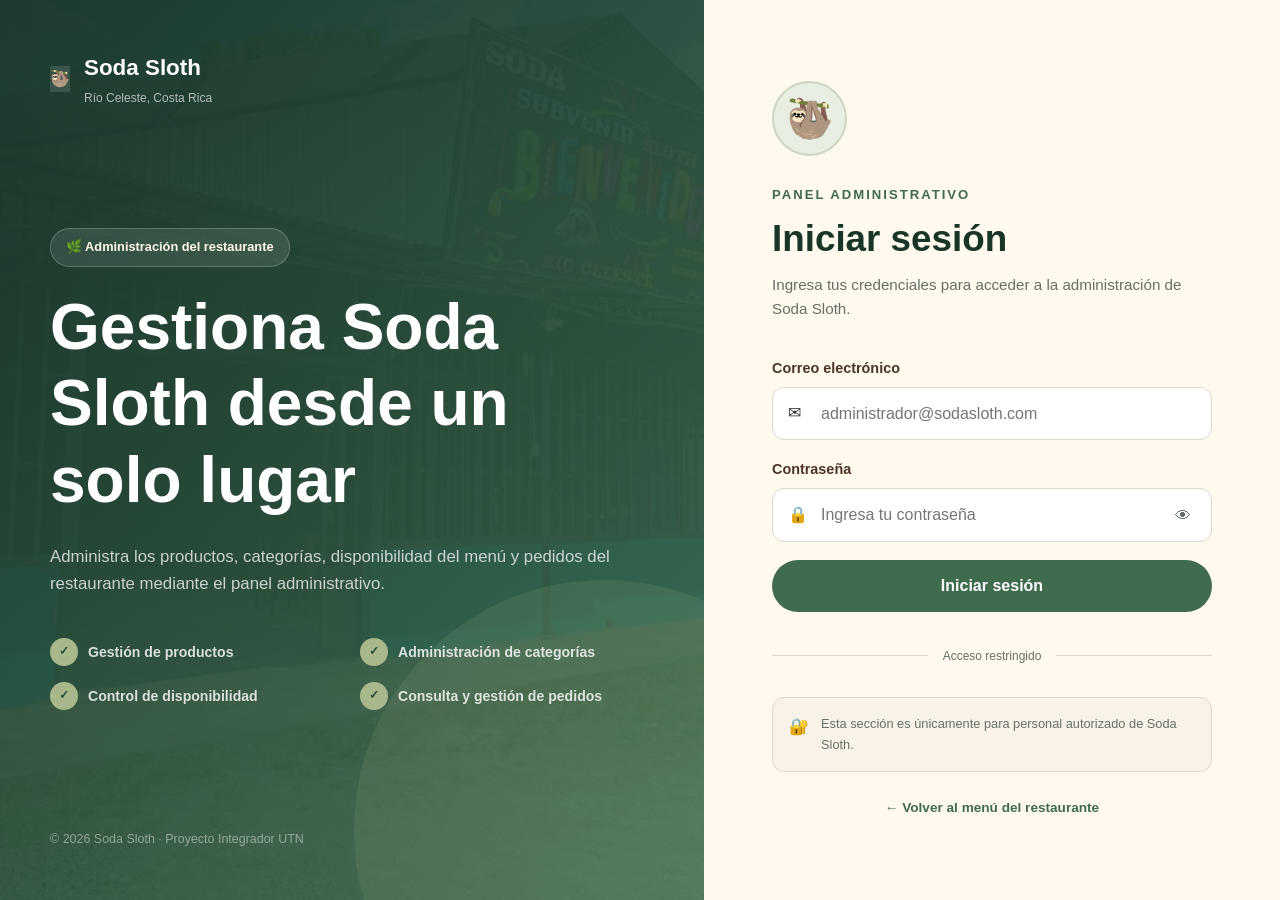
<file: admin/login.html>
<!DOCTYPE html>
<html lang="es">

<head>

    <meta charset="UTF-8">

    <meta
        name="viewport"
        content="width=device-width, initial-scale=1.0"
    >

    <title>Administración | Soda Sloth</title>

    <link
        rel="stylesheet"
        href="../assets/css/global.css"
    >

    <link
        rel="stylesheet"
        href="../assets/css/admin.css"
    >

</head>


<body class="pagina-login">


    <main class="login-principal">


        <!-- ========================================
             PRESENTACIÓN
        ========================================= -->

        <section class="login-presentacion">


            <div class="login-presentacion-contenido">


                <a
                    href="../index.html"
                    class="login-marca"
                >

                    <div class="marca-icono">
                        🦥
                    </div>


                    <div>

                        <span class="login-marca-nombre">
                            Soda Sloth
                        </span>

                        <span class="login-marca-subtitulo">
                            Río Celeste, Costa Rica
                        </span>

                    </div>

                </a>



                <div class="login-mensaje">


                    <span class="etiqueta-login">

                        🌿 Administración del restaurante

                    </span>


                    <h1>

                        Gestiona Soda Sloth desde un solo lugar

                    </h1>


                    <p>

                        Administra los productos, categorías,
                        disponibilidad del menú y pedidos del
                        restaurante mediante el panel administrativo.

                    </p>



                    <div class="login-caracteristicas">


                        <div class="login-caracteristica">

                            <span>
                                ✓
                            </span>

                            <p>
                                Gestión de productos
                            </p>

                        </div>



                        <div class="login-caracteristica">

                            <span>
                                ✓
                            </span>

                            <p>
                                Administración de categorías
                            </p>

                        </div>



                        <div class="login-caracteristica">

                            <span>
                                ✓
                            </span>

                            <p>
                                Control de disponibilidad
                            </p>

                        </div>



                        <div class="login-caracteristica">

                            <span>
                                ✓
                            </span>

                            <p>
                                Consulta y gestión de pedidos
                            </p>

                        </div>


                    </div>


                </div>



                <p class="login-presentacion-pie">

                    © 2026 Soda Sloth · Proyecto Integrador UTN

                </p>


            </div>


        </section>



        <!-- ========================================
             FORMULARIO DE INICIO DE SESIÓN
        ========================================= -->

        <section class="login-formulario-seccion">


            <div class="login-formulario-contenedor">


                <div class="login-icono">

                    🦥

                </div>



                <div class="login-encabezado">


                    <span class="etiqueta-seccion">

                        Panel administrativo

                    </span>


                    <h2>

                        Iniciar sesión

                    </h2>


                    <p>

                        Ingresa tus credenciales para acceder
                        a la administración de Soda Sloth.

                    </p>


                </div>



                <form
                    id="formulario-login"
                    class="formulario-login"
                    novalidate
                >


                    <!-- CORREO -->

                    <div class="grupo-formulario">


                        <label for="correo">

                            Correo electrónico

                        </label>


                        <div class="campo-con-icono">


                            <span class="campo-icono">

                                ✉

                            </span>


                            <input
                                type="email"
                                id="correo"
                                name="correo"
                                placeholder="administrador@sodasloth.com"
                                autocomplete="email"
                                required
                            >


                        </div>


                        <small
                            id="error-correo"
                            class="mensaje-error oculto"
                        >
                        </small>


                    </div>



                    <!-- CONTRASEÑA -->

                    <div class="grupo-formulario">


                        <label for="contrasena">

                            Contraseña

                        </label>


                        <div class="campo-con-icono">


                            <span class="campo-icono">

                                🔒

                            </span>


                            <input
                                type="password"
                                id="contrasena"
                                name="contrasena"
                                placeholder="Ingresa tu contraseña"
                                autocomplete="current-password"
                                required
                            >


                            <button
                                id="mostrar-contrasena"
                                class="mostrar-contrasena"
                                type="button"
                                aria-label="Mostrar contraseña"
                            >

                                👁

                            </button>


                        </div>


                        <small
                            id="error-contrasena"
                            class="mensaje-error oculto"
                        >
                        </small>


                    </div>



                    <!-- MENSAJE DEL LOGIN -->

                    <div
                        id="mensaje-login"
                        class="mensaje-login oculto"
                    >
                    </div>



                    <!-- BOTÓN INICIAR SESIÓN -->

                    <button
                        id="boton-iniciar-sesion"
                        class="boton-login"
                        type="submit"
                    >

                        <span>

                            Iniciar sesión

                        </span>

                    </button>


                </form>



                <!-- ========================================
                     SEPARADOR
                ========================================= -->

                <div class="login-separador">

                    <span>

                        Acceso restringido

                    </span>

                </div>



                <!-- ========================================
                     AVISO
                ========================================= -->

                <div class="login-aviso">


                    <span>

                        🔐

                    </span>


                    <p>

                        Esta sección es únicamente para personal
                        autorizado de Soda Sloth.

                    </p>


                </div>



                <!-- ========================================
                     REGRESAR AL MENÚ
                ========================================= -->

                <a
                    href="../index.html"
                    class="volver-inicio"
                >

                    ← Volver al menú del restaurante

                </a>


            </div>


        </section>


    </main>



    <!-- ========================================
         NOTIFICACIONES
    ========================================= -->

    <div
        id="contenedor-notificaciones"
        class="contenedor-notificaciones"
        aria-live="polite"
    >
    </div>



    <!-- ========================================
         JAVASCRIPT
    ========================================= -->

    <script src="../assets/js/admin-login.js"></script>


</body>

</html>
</file>
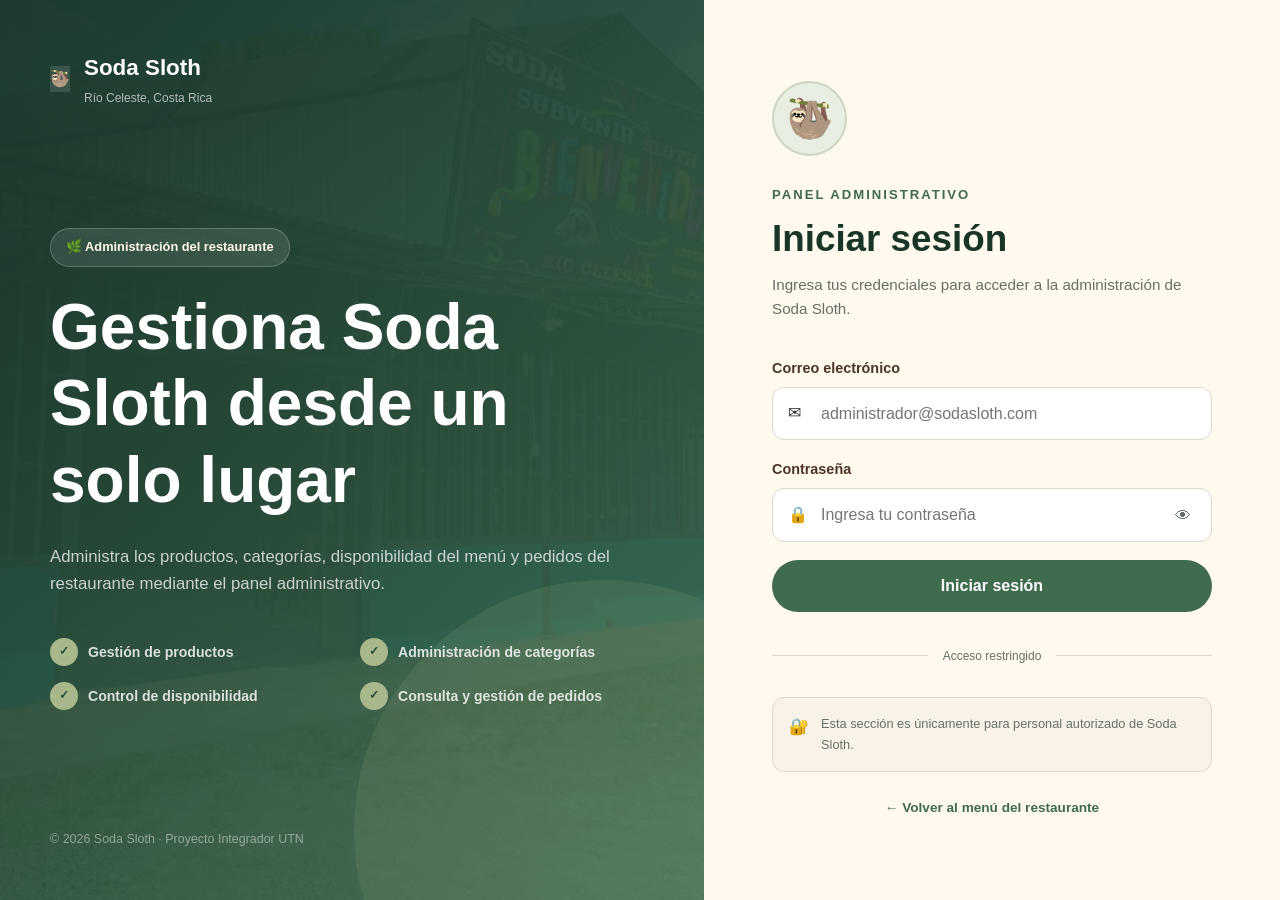
<file: admin/pedidos.html>
<!DOCTYPE html>
<html lang="es">

<head>
    <meta charset="UTF-8">

    <meta
        name="viewport"
        content="width=device-width, initial-scale=1.0"
    >

    <title>Pedidos | Soda Sloth</title>

    <link
        rel="stylesheet"
        href="../assets/css/global.css"
    >

    <link
        rel="stylesheet"
        href="../assets/css/admin.css"
    >
</head>

<body class="pagina-admin">

    <div class="admin-estructura">

        <!-- MENÚ LATERAL -->

        <aside
            id="admin-sidebar"
            class="admin-sidebar"
        >

            <div class="admin-marca">

                <div class="admin-marca-icono">
                    🦥
                </div>

                <div>
                    <h2>Soda Sloth</h2>
                    <p>Administración</p>
                </div>

            </div>


            <nav class="admin-navegacion">

                <a href="dashboard.html">

                    <span class="admin-navegacion-icono">
                        📊
                    </span>

                    Dashboard

                </a>


                <a href="productos.html">

                    <span class="admin-navegacion-icono">
                        🍽️
                    </span>

                    Productos

                </a>


                <a href="categorias.html">

                    <span class="admin-navegacion-icono">
                        📁
                    </span>

                    Categorías

                </a>


                <a
                    href="pedidos.html"
                    class="activo"
                >

                    <span class="admin-navegacion-icono">
                        🛒
                    </span>

                    Pedidos

                </a>


                <a href="../index.html">

                    <span class="admin-navegacion-icono">
                        🌐
                    </span>

                    Ver sitio web

                </a>

            </nav>


            <div class="admin-sidebar-pie">

                <button
                    id="boton-cerrar-sesion"
                    class="boton-cerrar-sesion"
                    type="button"
                >

                    <span>🚪</span>

                    Cerrar sesión

                </button>

            </div>

        </aside>


        <!-- CONTENIDO -->

        <div class="admin-contenido">

            <header class="admin-header">

                <div class="admin-header-izquierda">

                    <button
                        id="boton-menu-admin"
                        class="boton-menu-admin"
                        type="button"
                        aria-label="Abrir menú"
                    >
                        ☰
                    </button>


                    <div class="admin-header-titulo">

                        <h1>Pedidos</h1>

                        <p>
                            Gestión de pedidos del restaurante
                        </p>

                    </div>

                </div>


                <div class="admin-usuario">

                    <div class="admin-usuario-avatar">
                        A
                    </div>

                    <div class="admin-usuario-datos">

                        <strong>
                            Administrador
                        </strong>

                        <span id="correo-administrador">
                            administrador@sodasloth.com
                        </span>

                    </div>

                </div>

            </header>


            <!-- CONTENIDO PRINCIPAL -->

            <main class="admin-principal">


                <!-- ENCABEZADO -->

                <section class="admin-pagina-encabezado">

                    <div>

                        <span class="etiqueta-seccion">
                            Gestión de solicitudes
                        </span>

                        <h2>
                            Pedidos
                        </h2>

                        <p>
                            Consulta los pedidos registrados,
                            revisa sus productos y administra
                            el estado de cada solicitud.
                        </p>

                    </div>

                </section>


                <!-- ESTADÍSTICAS -->

                <section class="admin-estadisticas">


                    <article class="tarjeta-estadistica">

                        <div class="estadistica-superior">

                            <span>Total</span>

                            <div class="estadistica-icono">
                                🛒
                            </div>

                        </div>

                        <h3>
                            Pedidos
                        </h3>

                        <strong
                            id="total-pedidos"
                            class="estadistica-numero"
                        >
                            0
                        </strong>

                    </article>


                    <article class="tarjeta-estadistica">

                        <div class="estadistica-superior">

                            <span>Estado</span>

                            <div class="estadistica-icono">
                                ⏳
                            </div>

                        </div>

                        <h3>
                            Pendientes
                        </h3>

                        <strong
                            id="total-pedidos-pendientes"
                            class="estadistica-numero"
                        >
                            0
                        </strong>

                    </article>


                    <article class="tarjeta-estadistica">

                        <div class="estadistica-superior">

                            <span>Estado</span>

                            <div class="estadistica-icono">
                                🍳
                            </div>

                        </div>

                        <h3>
                            En preparación
                        </h3>

                        <strong
                            id="total-pedidos-preparacion"
                            class="estadistica-numero"
                        >
                            0
                        </strong>

                    </article>


                    <article class="tarjeta-estadistica">

                        <div class="estadistica-superior">

                            <span>Estado</span>

                            <div class="estadistica-icono">
                                ✅
                            </div>

                        </div>

                        <h3>
                            Completados
                        </h3>

                        <strong
                            id="total-pedidos-completados"
                            class="estadistica-numero"
                        >
                            0
                        </strong>

                    </article>

                </section>


                <!-- PANEL -->

                <section class="admin-panel">

                    <div class="admin-panel-encabezado">

                        <div>

                            <h2>
                                Lista de pedidos
                            </h2>

                            <p>
                                Busca y filtra los pedidos
                                registrados en el sistema.
                            </p>

                        </div>

                    </div>


                    <!-- FILTROS -->

                    <div class="admin-filtros">


                        <div class="admin-buscador">

                            <span>
                                🔎
                            </span>

                            <input
                                id="buscar-pedido"
                                type="search"
                                placeholder="Buscar pedido o cliente..."
                                autocomplete="off"
                            >

                        </div>


                        <select
                            id="filtro-estado-pedido"
                            class="admin-select"
                        >

                            <option value="todos">
                                Todos los estados
                            </option>

                            <option value="pendiente">
                                Pendientes
                            </option>

                            <option value="preparacion">
                                En preparación
                            </option>

                            <option value="completado">
                                Completados
                            </option>

                            <option value="cancelado">
                                Cancelados
                            </option>

                        </select>

                    </div>


                    <!-- TABLA -->

                    <div class="admin-tabla-contenedor">

                        <table class="admin-tabla">

                            <thead>

                                <tr>

                                    <th>
                                        Pedido
                                    </th>

                                    <th>
                                        Cliente
                                    </th>

                                    <th>
                                        Fecha
                                    </th>

                                    <th>
                                        Total
                                    </th>

                                    <th>
                                        Estado
                                    </th>

                                    <th>
                                        Acciones
                                    </th>

                                </tr>

                            </thead>


                            <tbody id="tabla-pedidos">

                                <!-- JavaScript -->

                            </tbody>

                        </table>

                    </div>


                    <!-- MENSAJE VACÍO -->

                    <div
                        id="mensaje-sin-pedidos"
                        class="admin-mensaje-vacio oculto"
                    >

                        <span class="admin-mensaje-vacio-icono">
                            🦥
                        </span>

                        <h3>
                            No hay pedidos registrados
                        </h3>

                        <p>
                            Los pedidos aparecerán en esta sección
                            cuando sean registrados en el sistema.
                        </p>

                    </div>

                </section>

            </main>

        </div>

    </div>


    <!-- MODAL DETALLE DEL PEDIDO -->

    <div
        id="fondo-modal-pedido"
        class="admin-modal-fondo"
    >

        <section
            class="admin-modal"
            role="dialog"
            aria-modal="true"
            aria-labelledby="titulo-modal-pedido"
        >

            <div class="admin-modal-encabezado">

                <div>

                    <span class="etiqueta-seccion">
                        Información del pedido
                    </span>

                    <h2 id="titulo-modal-pedido">
                        Detalle del pedido
                    </h2>

                </div>


                <button
                    id="cerrar-modal-pedido"
                    class="admin-modal-cerrar"
                    type="button"
                    aria-label="Cerrar"
                >
                    ×
                </button>

            </div>


            <div id="contenido-detalle-pedido">

                <!-- JavaScript -->

            </div>


            <div class="admin-modal-acciones">

                <button
                    id="cerrar-detalle-pedido"
                    class="boton-admin-secundario"
                    type="button"
                >
                    Cerrar
                </button>

            </div>

        </section>

    </div>


    <!-- NOTIFICACIONES -->

    <div
        id="contenedor-notificaciones"
        class="contenedor-notificaciones"
        aria-live="polite"
    >
    </div>


    <!-- JAVASCRIPT -->

    <script src="../assets/js/admin.js"></script>

    <script src="../assets/js/admin-pedidos.js"></script>

</body>

</html>
</file>
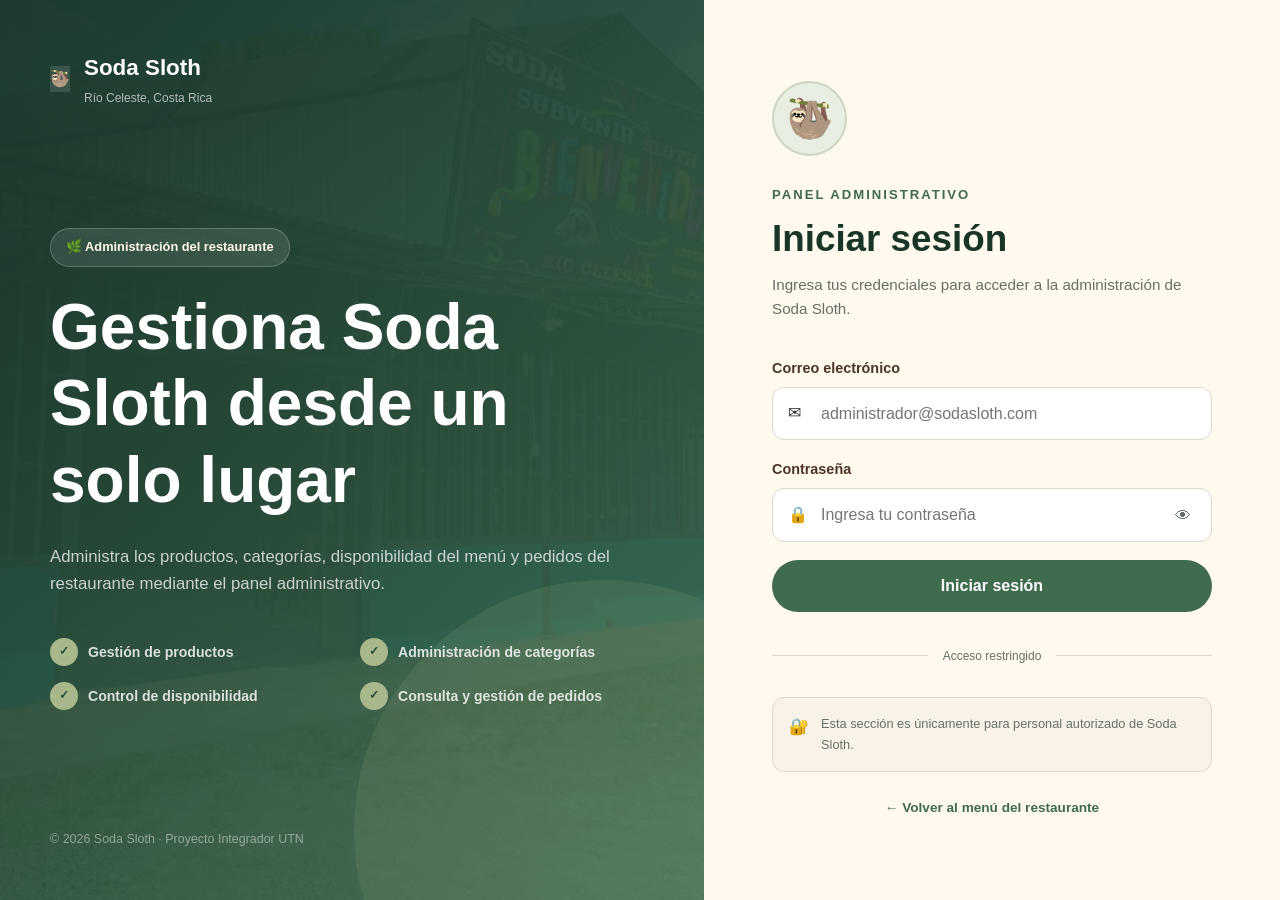
<file: admin/productos.html>
<!DOCTYPE html>
<html lang="es">

<head>
    <meta charset="UTF-8">

    <meta
        name="viewport"
        content="width=device-width, initial-scale=1.0"
    >

    <title>Productos | Soda Sloth</title>

    <link
        rel="stylesheet"
        href="../assets/css/global.css"
    >

    <link
        rel="stylesheet"
        href="../assets/css/admin.css"
    >
</head>


<body class="pagina-admin">

    <div class="admin-estructura">


        <!-- MENÚ LATERAL -->

        <aside
            id="admin-sidebar"
            class="admin-sidebar"
        >

            <div class="admin-marca">

                <div class="admin-marca-icono">
                    🦥
                </div>

                <div>

                    <h2>
                        Soda Sloth
                    </h2>

                    <p>
                        Administración
                    </p>

                </div>

            </div>


            <nav class="admin-navegacion">

                <a href="dashboard.html">

                    <span class="admin-navegacion-icono">
                        📊
                    </span>

                    Dashboard

                </a>


                <a
                    href="productos.html"
                    class="activo"
                >

                    <span class="admin-navegacion-icono">
                        🍽️
                    </span>

                    Productos

                </a>


                <a href="categorias.html">

                    <span class="admin-navegacion-icono">
                        📁
                    </span>

                    Categorías

                </a>


                <a href="pedidos.html">

                    <span class="admin-navegacion-icono">
                        🛒
                    </span>

                    Pedidos

                </a>


                <a href="../index.html">

                    <span class="admin-navegacion-icono">
                        🌐
                    </span>

                    Ver sitio web

                </a>

            </nav>


            <div class="admin-sidebar-pie">

                <button
                    id="boton-cerrar-sesion"
                    class="boton-cerrar-sesion"
                    type="button"
                >

                    <span>
                        🚪
                    </span>

                    Cerrar sesión

                </button>

            </div>

        </aside>


        <!-- CONTENIDO -->

        <div class="admin-contenido">


            <!-- ENCABEZADO -->

            <header class="admin-header">

                <div class="admin-header-izquierda">

                    <button
                        id="boton-menu-admin"
                        class="boton-menu-admin"
                        type="button"
                        aria-label="Abrir menú"
                    >
                        ☰
                    </button>


                    <div class="admin-header-titulo">

                        <h1>
                            Productos
                        </h1>

                        <p>
                            Administración del menú del restaurante
                        </p>

                    </div>

                </div>


                <div class="admin-usuario">

                    <div class="admin-usuario-avatar">
                        A
                    </div>

                    <div class="admin-usuario-datos">

                        <strong>
                            Administrador
                        </strong>

                        <span id="correo-administrador">
                            administrador@sodasloth.com
                        </span>

                    </div>

                </div>

            </header>


            <!-- CONTENIDO PRINCIPAL -->

            <main class="admin-principal">


                <!-- ENCABEZADO DE PÁGINA -->

                <section class="admin-pagina-encabezado">

                    <div>

                        <span class="etiqueta-seccion">
                            Gestión del menú
                        </span>

                        <h2>
                            Productos
                        </h2>

                        <p>
                            Consulta y administra los productos
                            disponibles en el menú de Soda Sloth.
                        </p>

                    </div>


                    <button
                        id="boton-nuevo-producto"
                        class="boton-admin-nuevo"
                        type="button"
                    >

                        <span>
                            +
                        </span>

                        Nuevo producto

                    </button>

                </section>


                <!-- ESTADÍSTICAS -->

                <section class="admin-estadisticas admin-estadisticas-productos">


                    <article class="tarjeta-estadistica">

                        <div class="estadistica-superior">

                            <span>
                                Total
                            </span>

                            <div class="estadistica-icono">
                                🍽️
                            </div>

                        </div>

                        <h3>
                            Productos
                        </h3>

                        <strong
                            id="total-productos"
                            class="estadistica-numero"
                        >
                            0
                        </strong>

                    </article>


                    <article class="tarjeta-estadistica">

                        <div class="estadistica-superior">

                            <span>
                                Menú
                            </span>

                            <div class="estadistica-icono">
                                ✅
                            </div>

                        </div>

                        <h3>
                            Disponibles
                        </h3>

                        <strong
                            id="total-disponibles"
                            class="estadistica-numero"
                        >
                            0
                        </strong>

                    </article>


                    <article class="tarjeta-estadistica">

                        <div class="estadistica-superior">

                            <span>
                                Menú
                            </span>

                            <div class="estadistica-icono">
                                ⏸️
                            </div>

                        </div>

                        <h3>
                            No disponibles
                        </h3>

                        <strong
                            id="total-no-disponibles"
                            class="estadistica-numero"
                        >
                            0
                        </strong>

                    </article>

                </section>


                <!-- PANEL DE PRODUCTOS -->

                <section class="admin-panel">


                    <div class="admin-panel-encabezado">

                        <div>

                            <h2>
                                Lista de productos
                            </h2>

                            <p>
                                Busca, filtra y administra los
                                productos registrados.
                            </p>

                        </div>

                    </div>


                    <!-- FILTROS -->

                    <div class="admin-filtros">


                        <div class="admin-buscador">

                            <span>
                                🔎
                            </span>

                            <input
                                id="buscar-producto"
                                type="search"
                                placeholder="Buscar producto..."
                                autocomplete="off"
                            >

                        </div>


                        <select
                            id="filtro-categoria"
                            class="admin-select"
                        >

                            <option value="todos">
                                Todas las categorías
                            </option>

                        </select>


                        <select
                            id="filtro-disponibilidad"
                            class="admin-select"
                        >

                            <option value="todos">
                                Todos los estados
                            </option>

                            <option value="disponible">
                                Disponibles
                            </option>

                            <option value="no-disponible">
                                No disponibles
                            </option>

                        </select>

                    </div>


                    <!-- TABLA -->

                    <div class="admin-tabla-contenedor">

                        <table class="admin-tabla">

                            <thead>

                                <tr>

                                    <th>
                                        Producto
                                    </th>

                                    <th>
                                        Categoría
                                    </th>

                                    <th>
                                        Precio
                                    </th>

                                    <th>
                                        Disponibilidad
                                    </th>

                                    <th>
                                        Acciones
                                    </th>

                                </tr>

                            </thead>


                            <tbody id="tabla-productos">

                                <!-- JavaScript -->

                            </tbody>

                        </table>

                    </div>


                    <!-- MENSAJE SIN PRODUCTOS -->

                    <div
                        id="mensaje-sin-productos-admin"
                        class="admin-mensaje-vacio oculto"
                    >

                        <span class="admin-mensaje-vacio-icono">
                            🦥
                        </span>

                        <h3>
                            No se encontraron productos
                        </h3>

                        <p>
                            No existen productos que coincidan
                            con los filtros seleccionados.
                        </p>

                    </div>

                </section>

            </main>

        </div>

    </div>


    <!-- MODAL DE PRODUCTO -->

    <div
        id="fondo-modal-producto"
        class="admin-modal-fondo"
    >

        <section
            id="modal-producto"
            class="admin-modal"
            role="dialog"
            aria-modal="true"
            aria-labelledby="titulo-modal-producto"
        >

            <div class="admin-modal-encabezado">

                <div>

                    <span class="etiqueta-seccion">
                        Gestión del menú
                    </span>

                    <h2 id="titulo-modal-producto">
                        Nuevo producto
                    </h2>

                </div>


                <button
                    id="cerrar-modal-producto"
                    class="admin-modal-cerrar"
                    type="button"
                    aria-label="Cerrar"
                >
                    ×
                </button>

            </div>


            <form
                id="formulario-producto"
                class="admin-formulario"
                novalidate
            >

                <input
                    id="producto-id"
                    type="hidden"
                >


                <div class="admin-formulario-columnas">


                    <div class="grupo-formulario">

                        <label for="producto-nombre-es">
                            Nombre en español
                        </label>

                        <input
                            id="producto-nombre-es"
                            type="text"
                            maxlength="100"
                            required
                        >

                    </div>


                    <div class="grupo-formulario">

                        <label for="producto-nombre-en">
                            Nombre en inglés
                        </label>

                        <input
                            id="producto-nombre-en"
                            type="text"
                            maxlength="100"
                            required
                        >

                    </div>

                </div>


                <div class="admin-formulario-columnas">


                    <div class="grupo-formulario">

                        <label for="producto-categoria">
                            Categoría
                        </label>

                        <select
                            id="producto-categoria"
                            required
                        >

                            <option value="">
                                Selecciona una categoría
                            </option>

                        </select>

                    </div>


                    <div class="grupo-formulario">

                        <label for="producto-precio">
                            Precio
                        </label>

                        <input
                            id="producto-precio"
                            type="number"
                            min="0"
                            step="1"
                            required
                        >

                    </div>

                </div>


                <div class="grupo-formulario">

                    <label for="producto-descripcion-es">
                        Descripción en español
                    </label>

                    <textarea
                        id="producto-descripcion-es"
                        rows="3"
                        maxlength="300"
                        required
                    ></textarea>

                </div>


                <div class="grupo-formulario">

                    <label for="producto-descripcion-en">
                        Descripción en inglés
                    </label>

                    <textarea
                        id="producto-descripcion-en"
                        rows="3"
                        maxlength="300"
                        required
                    ></textarea>

                </div>


                <div class="grupo-formulario">

                    <label for="producto-imagen">
                        Ruta de la imagen
                    </label>

                    <input
                        id="producto-imagen"
                        type="text"
                        placeholder="assets/imagenes/producto.jpg"
                        required
                    >

                </div>


                <div class="grupo-formulario">

                    <label class="admin-switch-contenedor">

                        <input
                            id="producto-disponible"
                            type="checkbox"
                            checked
                        >

                        <span class="admin-switch"></span>

                        <span>
                            Producto disponible en el menú
                        </span>

                    </label>

                </div>


                <div class="admin-modal-acciones">

                    <button
                        id="cancelar-producto"
                        class="boton-admin-secundario"
                        type="button"
                    >
                        Cancelar
                    </button>


                    <button
                        class="boton-admin-nuevo"
                        type="submit"
                    >
                        Guardar producto
                    </button>

                </div>

            </form>

        </section>

    </div>


    <!-- NOTIFICACIONES -->

    <div
        id="contenedor-notificaciones"
        class="contenedor-notificaciones"
        aria-live="polite"
    >
    </div>


    <!-- JAVASCRIPT -->

    <script src="../assets/js/admin.js"></script>

    <script src="../assets/js/admin-productos.js"></script>

</body>

</html>
</file>
<file: assets/css/global.css>
:root {
    /* VERDES */
    --verde-bosque: #264D3A;
    --verde-bosque-oscuro: #183529;
    --verde-principal: #3F6B4F;
    --verde-oliva: #6F7F4E;
    --verde-claro: #A8B88A;
    --verde-suave: #E8EEE2;

    /* CAFÉS */
    --cafe-oscuro: #4A3428;
    --cafe-principal: #6B4F3A;
    --cafe-medio: #8A6A50;
    --cafe-claro: #B89A7A;

    /* COLORES NATURALES */
    --crema: #FFF9EE;
    --beige: #F1E5D2;
    --beige-claro: #F8F2E8;
    --blanco: #FFFFFF;

    /* TEXTOS */
    --texto-principal: #2D332E;
    --texto-secundario: #657068;
    --texto-claro: #FFFFFF;

    /* ESTADOS */
    --exito: #3F7D4E;
    --advertencia: #C58B35;
    --error: #A94442;

    /* BORDES */
    --borde-claro: #DED8CC;
    --borde-verde: #CBD7C2;

    /* SOMBRAS */
    --sombra-suave:
        0 4px 14px rgba(38, 77, 58, 0.08);

    --sombra-media:
        0 10px 30px rgba(38, 77, 58, 0.14);

    --sombra-fuerte:
        0 18px 50px rgba(24, 53, 41, 0.22);

    /* BORDES REDONDEADOS */
    --radio-pequeno: 6px;
    --radio-medio: 12px;
    --radio-grande: 20px;
    --radio-redondo: 999px;

    /* TRANSICIONES */
    --transicion: all 0.3s ease;

    /* ANCHO PRINCIPAL */
    --ancho-contenedor: 1200px;

    /* ENCABEZADO */
    --altura-encabezado: 80px;
}


/* =========================================================
   REINICIO GENERAL
========================================================= */

* {
    margin: 0;
    padding: 0;
    box-sizing: border-box;
}


html {
    scroll-behavior: smooth;
    scroll-padding-top: var(--altura-encabezado);
}


body {
    min-height: 100vh;

    font-family:
        "Segoe UI",
        Tahoma,
        Geneva,
        Verdana,
        sans-serif;

    background-color: var(--crema);
    color: var(--texto-principal);
    line-height: 1.6;
    overflow-x: hidden;
}


/* =========================================================
   SELECCIÓN DE TEXTO
========================================================= */

::selection {
    background-color: var(--verde-principal);
    color: var(--blanco);
}


/* =========================================================
   BARRA DE DESPLAZAMIENTO
========================================================= */

::-webkit-scrollbar {
    width: 10px;
}


::-webkit-scrollbar-track {
    background-color: var(--beige-claro);
}


::-webkit-scrollbar-thumb {
    background-color: var(--verde-principal);
    border-radius: var(--radio-redondo);
}


::-webkit-scrollbar-thumb:hover {
    background-color: var(--verde-bosque);
}


/* =========================================================
   ELEMENTOS GENERALES
========================================================= */

img {
    display: block;
    max-width: 100%;
    height: auto;
}


a {
    color: inherit;
    text-decoration: none;
    transition: var(--transicion);
}


button,
input,
select,
textarea {
    font: inherit;
}


button {
    border: none;
    cursor: pointer;
}


ul,
ol {
    list-style: none;
}


/* =========================================================
   CONTENEDOR PRINCIPAL
========================================================= */

.contenedor {
    width: min(
        calc(100% - 40px),
        var(--ancho-contenedor)
    );

    margin-left: auto;
    margin-right: auto;
}


/* =========================================================
   CLASE PARA OCULTAR ELEMENTOS
========================================================= */

.oculto {
    display: none !important;
}


/* =========================================================
   TÍTULOS
========================================================= */

h1,
h2,
h3,
h4,
h5,
h6 {
    color: var(--verde-bosque-oscuro);
    line-height: 1.2;
    font-weight: 700;
}


h1 {
    font-size: clamp(
        2.6rem,
        7vw,
        5.5rem
    );
}


h2 {
    font-size: clamp(
        2rem,
        4vw,
        3.2rem
    );
}


h3 {
    font-size: 1.3rem;
}


p {
    color: var(--texto-secundario);
}


/* =========================================================
   BOTONES GENERALES
========================================================= */

.boton {
    display: inline-flex;
    justify-content: center;
    align-items: center;
    gap: 8px;

    min-height: 48px;

    padding: 12px 24px;

    border-radius: var(--radio-redondo);

    font-weight: 700;
    text-align: center;

    transition: var(--transicion);

    cursor: pointer;
}


/* BOTÓN PRINCIPAL */

.boton-principal {
    color: var(--blanco);
    background-color: var(--verde-principal);
    box-shadow: var(--sombra-suave);
}


.boton-principal:hover {
    background-color: var(--verde-bosque);
    transform: translateY(-3px);
    box-shadow: var(--sombra-media);
}


/* BOTÓN SECUNDARIO */

.boton-secundario {
    color: var(--verde-bosque);
    background-color: transparent;
    border: 2px solid var(--verde-bosque);
}


.boton-secundario:hover {
    color: var(--blanco);
    background-color: var(--verde-bosque);
    transform: translateY(-3px);
}


/* BOTÓN CAFÉ */

.boton-cafe {
    color: var(--blanco);
    background-color: var(--cafe-principal);
}


.boton-cafe:hover {
    background-color: var(--cafe-oscuro);
    transform: translateY(-3px);
}


/* =========================================================
   ETIQUETAS DE SECCIONES
========================================================= */

.etiqueta-seccion {
    display: inline-block;
    margin-bottom: 12px;

    color: var(--verde-principal);

    font-size: 0.82rem;
    font-weight: 800;

    letter-spacing: 2px;
    text-transform: uppercase;
}


/* =========================================================
   ENCABEZADOS DE SECCIONES
========================================================= */

.encabezado-seccion {
    max-width: 720px;
    margin: 0 auto 50px;
    text-align: center;
}


.encabezado-seccion h2 {
    margin-bottom: 16px;
    color: var(--verde-bosque-oscuro);
}


.encabezado-seccion p {
    max-width: 600px;
    margin: auto;
    font-size: 1.05rem;
}


/* =========================================================
   FORMULARIOS GENERALES
========================================================= */

.grupo-formulario {
    display: flex;
    flex-direction: column;
    gap: 7px;
    margin-bottom: 18px;
}


.grupo-formulario label {
    color: var(--cafe-oscuro);
    font-size: 0.9rem;
    font-weight: 700;
}


.grupo-formulario input,
.grupo-formulario select,
.grupo-formulario textarea {
    width: 100%;

    padding: 13px 15px;

    color: var(--texto-principal);
    background-color: var(--blanco);

    border: 1px solid var(--borde-claro);
    border-radius: var(--radio-medio);

    outline: none;

    transition: var(--transicion);
}


.grupo-formulario input:focus,
.grupo-formulario select:focus,
.grupo-formulario textarea:focus {
    border-color: var(--verde-principal);

    box-shadow:
        0 0 0 3px
        rgba(63, 107, 79, 0.15);
}


.grupo-formulario textarea {
    min-height: 120px;
    resize: vertical;
}


/* =========================================================
   ESTADOS DE FORMULARIOS
========================================================= */

.campo-error {
    border-color: var(--error) !important;
}


.mensaje-error {
    margin-top: 4px;
    color: var(--error);
    font-size: 0.8rem;
}


/* =========================================================
   TABLAS GENERALES
========================================================= */

.contenedor-tabla {
    width: 100%;
    overflow-x: auto;

    background-color: var(--blanco);

    border-radius: var(--radio-medio);

    box-shadow: var(--sombra-suave);
}


.tabla {
    width: 100%;
    border-collapse: collapse;
}


.tabla th {
    padding: 15px;

    color: var(--blanco);
    background-color: var(--verde-bosque);

    font-size: 0.85rem;

    text-align: left;
}


.tabla td {
    padding: 15px;
    border-bottom: 1px solid var(--borde-claro);
}


.tabla tbody tr {
    transition: var(--transicion);
}


.tabla tbody tr:hover {
    background-color: var(--verde-suave);
}


/* =========================================================
   ESTADOS
========================================================= */

.estado {
    display: inline-flex;
    align-items: center;
    gap: 6px;

    padding: 5px 12px;

    border-radius: var(--radio-redondo);

    font-size: 0.78rem;
    font-weight: 700;
}


.estado-activo {
    color: var(--verde-bosque);
    background-color: var(--verde-suave);
}


.estado-inactivo {
    color: var(--error);
    background-color: #F8E6E5;
}


.estado-pendiente {
    color: #7A571E;
    background-color: #FFF0CE;
}


/* =========================================================
   CARGADOR
========================================================= */

.estado-carga {
    display: flex;
    flex-direction: column;

    justify-content: center;
    align-items: center;

    gap: 15px;

    min-height: 250px;
}


.cargador {
    width: 45px;
    height: 45px;

    border: 4px solid var(--verde-suave);
    border-top-color: var(--verde-principal);

    border-radius: 50%;

    animation:
        girar-cargador
        0.8s linear
        infinite;
}


@keyframes girar-cargador {

    to {
        transform: rotate(360deg);
    }
}


/* =========================================================
   NOTIFICACIONES
========================================================= */

.contenedor-notificaciones {
    position: fixed;

    top: 100px;
    right: 20px;

    z-index: 3000;

    display: flex;
    flex-direction: column;

    gap: 12px;

    width: min(
        360px,
        calc(100% - 40px)
    );

    pointer-events: none;
}


.notificacion {
    display: flex;
    align-items: center;

    gap: 12px;

    padding: 15px 18px;

    color: var(--texto-principal);
    background-color: var(--blanco);

    border-left: 5px solid var(--verde-principal);

    border-radius: var(--radio-medio);

    box-shadow: var(--sombra-media);

    animation:
        mostrar-notificacion
        0.35s ease;

    pointer-events: auto;
}


.notificacion-exito {
    border-left-color: var(--exito);
}


.notificacion-error {
    border-left-color: var(--error);
}


.notificacion-advertencia {
    border-left-color: var(--advertencia);
}


@keyframes mostrar-notificacion {

    from {
        opacity: 0;
        transform: translateX(30px);
    }

    to {
        opacity: 1;
        transform: translateX(0);
    }
}


/* =========================================================
   VENTANAS MODALES
========================================================= */

.fondo-modal {
    position: fixed;

    inset: 0;

    z-index: 2500;

    display: flex;

    justify-content: center;
    align-items: center;

    padding: 20px;

    background-color:
        rgba(24, 53, 41, 0.72);

    backdrop-filter: blur(4px);
}


.modal {
    width: min(
        600px,
        100%
    );

    max-height: 90vh;

    overflow-y: auto;

    padding: 30px;

    background-color: var(--crema);

    border-radius: var(--radio-grande);

    box-shadow: var(--sombra-fuerte);
}


/* =========================================================
   PIE DE PÁGINA
========================================================= */

.pie-pagina {
    color: var(--blanco);
    background-color: var(--verde-bosque-oscuro);
}


.pie-contenido {
    display: grid;

    grid-template-columns:
        1.5fr
        1fr
        1fr;

    gap: 40px;

    padding-top: 50px;
    padding-bottom: 50px;
}


.pie-marca {
    display: flex;
    align-items: center;
    gap: 15px;
}


.pie-marca h2 {
    margin-bottom: 4px;

    color: var(--blanco);

    font-size: 1.5rem;
}


.pie-marca p {
    color: rgba(255, 255, 255, 0.65);
}


.pie-enlaces {
    display: flex;
    flex-direction: column;
    align-items: flex-start;
    gap: 10px;
}


.pie-enlaces a,
.pie-administracion a {
    color: rgba(255, 255, 255, 0.75);
}


.pie-enlaces a:hover,
.pie-administracion a:hover {
    color: var(--verde-claro);
}


.pie-administracion {
    display: flex;
    justify-content: flex-end;
    align-items: flex-start;
}


.pie-inferior {
    padding: 20px 0;

    text-align: center;

    border-top:
        1px solid
        rgba(255, 255, 255, 0.12);
}


.pie-inferior p {
    color: rgba(255, 255, 255, 0.55);
    font-size: 0.85rem;
}


/* =========================================================
   ACCESIBILIDAD
========================================================= */

button:focus-visible,
a:focus-visible,
input:focus-visible,
select:focus-visible,
textarea:focus-visible {
    outline:
        3px solid
        rgba(111, 127, 78, 0.5);

    outline-offset: 3px;
}


/* =========================================================
   ANIMACIÓN GENERAL DE ENTRADA
========================================================= */

.animar-entrada {
    animation:
        entrada-suave
        0.6s ease both;
}


@keyframes entrada-suave {

    from {
        opacity: 0;
        transform: translateY(20px);
    }

    to {
        opacity: 1;
        transform: translateY(0);
    }
}


/* =========================================================
   UTILIDADES
========================================================= */

.texto-centro {
    text-align: center;
}


.texto-verde {
    color: var(--verde-principal);
}


.texto-cafe {
    color: var(--cafe-principal);
}


.fondo-crema {
    background-color: var(--crema);
}


.fondo-beige {
    background-color: var(--beige-claro);
}


.fondo-verde {
    background-color: var(--verde-bosque);
}
</file>
<file: assets/css/home.css>
/* =========================================================
   ENCABEZADO PRINCIPAL
========================================================= */

.encabezado-principal {
    position: sticky;
    top: 0;
    z-index: 2000;
    width: 100%;
    height: var(--altura-encabezado);
    background-color: rgba(255, 249, 238, 0.96);
    border-bottom: 1px solid var(--borde-claro);
    box-shadow: 0 3px 18px rgba(38, 77, 58, 0.08);
    backdrop-filter: blur(10px);
}

.encabezado-contenido {
    display: flex;
    justify-content: space-between;
    align-items: center;
    height: 100%;
}


/* =========================================================
   MARCA
========================================================= */

.marca {
    display: flex;
    align-items: center;
    gap: 12px;
}

.marca-icono {
    display: flex;
    justify-content: center;
    align-items: center;
    width: 48px;
    height: 48px;
    font-size: 1.8rem;
    background-color: var(--verde-suave);
    border: 2px solid var(--borde-verde);
    border-radius: 50%;
}

.marca-texto {
    display: flex;
    flex-direction: column;
}

.marca-nombre {
    color: var(--verde-bosque-oscuro);
    font-size: 1.3rem;
    font-weight: 800;
    line-height: 1.1;
}

.marca-subtitulo {
    margin-top: 4px;
    color: var(--cafe-medio);
    font-size: 0.72rem;
}


/* =========================================================
   NAVEGACIÓN
========================================================= */

.navegacion-principal {
    display: flex;
    align-items: center;
    gap: 30px;
}

.navegacion-principal a {
    position: relative;
    padding: 8px 0;
    color: var(--texto-principal);
    font-size: 0.92rem;
    font-weight: 700;
}

.navegacion-principal a::after {
    content: "";
    position: absolute;
    left: 0;
    bottom: 0;
    width: 0;
    height: 2px;
    background-color: var(--verde-principal);
    transition: var(--transicion);
}

.navegacion-principal a:hover {
    color: var(--verde-principal);
}

.navegacion-principal a:hover::after {
    width: 100%;
}


/* =========================================================
   ACCIONES DEL ENCABEZADO
========================================================= */

.encabezado-acciones {
    display: flex;
    align-items: center;
    gap: 12px;
}


/* =========================================================
   SELECTOR DE IDIOMA
========================================================= */

.selector-idioma {
    display: flex;
    padding: 4px;
    background-color: var(--verde-suave);
    border-radius: var(--radio-redondo);
}

.boton-idioma {
    min-width: 38px;
    padding: 7px 9px;
    color: var(--texto-secundario);
    background-color: transparent;
    border-radius: var(--radio-redondo);
    font-size: 0.78rem;
    font-weight: 800;
    transition: var(--transicion);
}

.boton-idioma:hover {
    color: var(--verde-bosque);
}

.boton-idioma.activo {
    color: var(--blanco);
    background-color: var(--verde-principal);
    box-shadow: var(--sombra-suave);
}


/* =========================================================
   BOTÓN DEL CARRITO
========================================================= */

.boton-carrito {
    position: relative;
    display: flex;
    justify-content: center;
    align-items: center;
    gap: 8px;
    min-height: 44px;
    padding: 9px 15px;
    color: var(--blanco);
    background-color: var(--cafe-principal);
    border-radius: var(--radio-redondo);
    transition: var(--transicion);
}

.boton-carrito:hover {
    background-color: var(--cafe-oscuro);
    transform: translateY(-2px);
}

.carrito-icono {
    font-size: 1.05rem;
}

.carrito-texto {
    font-size: 0.85rem;
    font-weight: 700;
}

.contador-carrito {
    display: flex;
    justify-content: center;
    align-items: center;
    min-width: 23px;
    height: 23px;
    padding: 0 5px;
    color: var(--verde-bosque-oscuro);
    background-color: var(--crema);
    border-radius: var(--radio-redondo);
    font-size: 0.72rem;
    font-weight: 900;
}


/* =========================================================
   BOTÓN MENÚ MÓVIL
========================================================= */

.boton-menu-movil {
    display: none;
    justify-content: center;
    align-items: center;
    width: 44px;
    height: 44px;
    color: var(--verde-bosque);
    background-color: var(--verde-suave);
    border-radius: var(--radio-medio);
    font-size: 1.3rem;
}


/* =========================================================
   HERO
========================================================= */

.hero {
    position: relative;
    display: flex;
    align-items: center;
    min-height: calc(100vh - var(--altura-encabezado));
    overflow: hidden;

    background:
        linear-gradient(
            90deg,
            rgba(24, 53, 41, 0.94) 0%,
            rgba(38, 77, 58, 0.88) 48%,
            rgba(38, 77, 58, 0.35) 100%
        ),
        url("../imagenes/banner.png");

    background-size: cover;
    background-position: center;
}

.hero::after {
    content: "";
    position: absolute;
    right: -150px;
    bottom: -180px;
    width: 500px;
    height: 500px;
    background-color: rgba(168, 184, 138, 0.14);
    border-radius: 50%;
}

.hero-capa {
    position: absolute;
    inset: 0;

    background:
        linear-gradient(
            to top,
            rgba(24, 53, 41, 0.4),
            transparent 50%
        );
}

.hero-contenido {
    position: relative;
    z-index: 2;
    padding-top: 80px;
    padding-bottom: 80px;
}

.hero-etiqueta {
    display: inline-flex;
    margin-bottom: 20px;
    padding: 8px 15px;
    color: var(--crema);
    background-color: rgba(255, 255, 255, 0.12);
    border: 1px solid rgba(255, 255, 255, 0.25);
    border-radius: var(--radio-redondo);
    font-size: 0.82rem;
    font-weight: 700;
    backdrop-filter: blur(8px);
}

.hero h1 {
    max-width: 800px;
    color: var(--blanco);
    font-weight: 500;
}

.hero h1 strong {
    display: block;
    margin-top: 5px;
    color: var(--verde-claro);
    font-weight: 900;
}

.hero > .hero-contenido > p,
.hero-contenido > p {
    max-width: 670px;
    margin-top: 24px;
    color: rgba(255, 255, 255, 0.82);
    font-size: 1.12rem;
}

.hero-botones {
    display: flex;
    flex-wrap: wrap;
    gap: 15px;
    margin-top: 32px;
}

.hero .boton-principal {
    color: var(--verde-bosque-oscuro);
    background-color: var(--crema);
}

.hero .boton-principal:hover {
    background-color: var(--beige);
}

.hero .boton-secundario {
    color: var(--blanco);
    border-color: rgba(255, 255, 255, 0.65);
}

.hero .boton-secundario:hover {
    color: var(--verde-bosque-oscuro);
    background-color: var(--crema);
    border-color: var(--crema);
}


/* =========================================================
   BENEFICIOS DEL HERO
========================================================= */

.hero-beneficios {
    display: flex;
    flex-wrap: wrap;
    gap: 15px;
    margin-top: 45px;
}

.beneficio {
    display: flex;
    align-items: center;
    gap: 9px;
    padding: 10px 14px;
    color: rgba(255, 255, 255, 0.82);
    background-color: rgba(255, 255, 255, 0.08);
    border: 1px solid rgba(255, 255, 255, 0.14);
    border-radius: var(--radio-redondo);
    font-size: 0.82rem;
    backdrop-filter: blur(6px);
}

.beneficio-icono {
    font-size: 1rem;
}


/* =========================================================
   SECCIÓN PRESENTACIÓN
========================================================= */

.seccion-presentacion {
    padding: 90px 0;
    background-color: var(--crema);
}

.presentacion-contenido {
    display: grid;
    grid-template-columns: 0.9fr 1.3fr;
    gap: 70px;
    align-items: center;
}

.presentacion-texto h2 {
    margin-bottom: 22px;
}

.presentacion-texto p {
    font-size: 1.05rem;
}

.presentacion-datos {
    display: grid;
    grid-template-columns: repeat(3, 1fr);
    gap: 20px;
}

.tarjeta-dato {
    min-height: 230px;
    padding: 28px 22px;
    background-color: var(--blanco);
    border: 1px solid var(--borde-claro);
    border-radius: var(--radio-grande);
    box-shadow: var(--sombra-suave);
    transition: var(--transicion);
}

.tarjeta-dato:hover {
    transform: translateY(-8px);
    border-color: var(--borde-verde);
    box-shadow: var(--sombra-media);
}

.dato-icono {
    display: flex;
    justify-content: center;
    align-items: center;
    width: 55px;
    height: 55px;
    margin-bottom: 20px;
    background-color: var(--verde-suave);
    border-radius: 50%;
    font-size: 1.6rem;
}

.tarjeta-dato h3 {
    margin-bottom: 10px;
    color: var(--cafe-oscuro);
}

.tarjeta-dato p {
    font-size: 0.9rem;
}


/* =========================================================
   SECCIÓN MENÚ
========================================================= */

.seccion-menu {
    padding: 100px 0;
    background-color: var(--beige-claro);
}


/* =========================================================
   CATEGORÍAS
========================================================= */

.contenedor-categorias {
    display: flex;
    justify-content: center;
    flex-wrap: wrap;
    gap: 12px;
    margin-bottom: 45px;
}

.boton-categoria {
    padding: 10px 20px;
    color: var(--cafe-oscuro);
    background-color: var(--blanco);
    border: 1px solid var(--borde-claro);
    border-radius: var(--radio-redondo);
    font-size: 0.85rem;
    font-weight: 700;
    box-shadow: 0 2px 8px rgba(74, 52, 40, 0.05);
    transition: var(--transicion);
}

.boton-categoria:hover {
    color: var(--verde-bosque);
    border-color: var(--verde-principal);
    transform: translateY(-2px);
}

.boton-categoria.activo {
    color: var(--blanco);
    background-color: var(--verde-bosque);
    border-color: var(--verde-bosque);
    box-shadow: var(--sombra-suave);
}


/* =========================================================
   CONTENEDOR DE PRODUCTOS
========================================================= */

.contenedor-productos {
    display: grid;
    grid-template-columns: repeat(3, minmax(0, 1fr));
    gap: 25px;
}


/* =========================================================
   TARJETAS DE PRODUCTOS
========================================================= */

.tarjeta-producto {
    position: relative;
    display: flex;
    flex-direction: column;
    overflow: hidden;
    background-color: var(--blanco);
    border: 1px solid var(--borde-claro);
    border-radius: var(--radio-grande);
    box-shadow: var(--sombra-suave);
    transition: var(--transicion);
}

.tarjeta-producto:hover {
    transform: translateY(-7px);
    box-shadow: var(--sombra-media);
}

.producto-imagen-contenedor {
    position: relative;
    width: 100%;
    height: 230px;
    overflow: hidden;
    background-color: var(--beige);
}

.producto-imagen {
    width: 100%;
    height: 100%;
    object-fit: cover;
    transition: transform 0.5s ease;
}

.tarjeta-producto:hover .producto-imagen {
    transform: scale(1.06);
}

.producto-categoria {
    position: absolute;
    top: 15px;
    left: 15px;
    padding: 6px 12px;
    color: var(--blanco);
    background-color: rgba(38, 77, 58, 0.9);
    border-radius: var(--radio-redondo);
    font-size: 0.72rem;
    font-weight: 700;
    backdrop-filter: blur(5px);
}

.producto-contenido {
    display: flex;
    flex: 1;
    flex-direction: column;
    padding: 24px;
}

.producto-contenido h3 {
    margin-bottom: 10px;
    color: var(--cafe-oscuro);
    font-size: 1.25rem;
}

.producto-descripcion {
    flex: 1;
    margin-bottom: 22px;
    font-size: 0.9rem;
}

.producto-pie {
    display: flex;
    justify-content: space-between;
    align-items: center;
    gap: 15px;
}

.producto-precio {
    color: var(--verde-bosque);
    font-size: 1.25rem;
    font-weight: 900;
}

.boton-agregar {
    display: inline-flex;
    justify-content: center;
    align-items: center;
    gap: 7px;
    padding: 10px 16px;
    color: var(--blanco);
    background-color: var(--verde-principal);
    border-radius: var(--radio-redondo);
    font-size: 0.82rem;
    font-weight: 800;
    transition: var(--transicion);
}

.boton-agregar:hover {
    background-color: var(--verde-bosque);
    transform: translateY(-2px);
}

.boton-agregar:disabled {
    cursor: not-allowed;
    opacity: 0.5;
    transform: none;
}


/* =========================================================
   SIN PRODUCTOS
========================================================= */

.mensaje-sin-productos {
    padding: 70px 20px;
    text-align: center;
}

.mensaje-sin-productos > span {
    display: block;
    margin-bottom: 15px;
    font-size: 4rem;
}

.mensaje-sin-productos h3 {
    margin-bottom: 10px;
}


/* =========================================================
   NOSOTROS
========================================================= */

.seccion-nosotros {
    padding: 100px 0;
    background-color: var(--crema);
}

.nosotros-contenido {
    display: grid;
    grid-template-columns: 1fr 1fr;
    gap: 80px;
    align-items: center;
}

.nosotros-imagen {
    position: relative;
    min-height: 520px;
    overflow: visible;
    border-radius: var(--radio-grande);
}

.nosotros-imagen img {
    width: 100%;
    height: 520px;
    object-fit: cover;
    border-radius: var(--radio-grande);
    box-shadow: var(--sombra-media);
}

.nosotros-distintivo {
    position: absolute;
    right: -25px;
    bottom: 35px;
    display: flex;
    align-items: center;
    gap: 12px;
    padding: 18px 24px;
    color: var(--blanco);
    background-color: var(--cafe-principal);
    border: 5px solid var(--crema);
    border-radius: var(--radio-grande);
    box-shadow: var(--sombra-media);
}

.nosotros-distintivo span {
    font-size: 2rem;
}

.nosotros-distintivo p {
    color: var(--blanco);
    font-size: 0.85rem;
    font-weight: 800;
}

.nosotros-texto h2 {
    margin-bottom: 24px;
}

.nosotros-texto > p {
    margin-bottom: 18px;
    font-size: 1rem;
}

.nosotros-caracteristicas {
    display: grid;
    grid-template-columns: 1fr 1fr;
    gap: 15px;
    margin-top: 30px;
}

.caracteristica {
    display: flex;
    align-items: center;
    gap: 10px;
}

.caracteristica span {
    display: flex;
    justify-content: center;
    align-items: center;
    flex-shrink: 0;
    width: 28px;
    height: 28px;
    color: var(--blanco);
    background-color: var(--verde-principal);
    border-radius: 50%;
    font-size: 0.75rem;
    font-weight: 900;
}

.caracteristica p {
    color: var(--texto-principal);
    font-size: 0.88rem;
    font-weight: 600;
}


/* =========================================================
   CONTACTO
========================================================= */

.seccion-contacto {
    padding: 100px 0;
    background-color: var(--verde-suave);
}

.contacto-contenido {
    display: grid;
    grid-template-columns: repeat(3, 1fr);
    gap: 25px;
}

.tarjeta-contacto {
    padding: 35px 25px;
    text-align: center;
    background-color: var(--crema);
    border: 1px solid var(--borde-verde);
    border-radius: var(--radio-grande);
    box-shadow: var(--sombra-suave);
    transition: var(--transicion);
}

.tarjeta-contacto:hover {
    transform: translateY(-7px);
    box-shadow: var(--sombra-media);
}

.contacto-icono {
    display: flex;
    justify-content: center;
    align-items: center;
    width: 65px;
    height: 65px;
    margin: 0 auto 20px;
    background-color: var(--beige);
    border-radius: 50%;
    font-size: 1.8rem;
}

.tarjeta-contacto h3 {
    margin-bottom: 10px;
    color: var(--cafe-oscuro);
}


/* =========================================================
   FONDO DEL CARRITO
========================================================= */

.fondo-carrito {
    position: fixed;
    inset: 0;
    z-index: 2100;
    visibility: hidden;
    background-color: rgba(24, 53, 41, 0.65);
    opacity: 0;
    backdrop-filter: blur(3px);
    transition: var(--transicion);
}

.fondo-carrito.activo {
    visibility: visible;
    opacity: 1;
}


/* =========================================================
   PANEL DEL CARRITO
========================================================= */

.panel-carrito {
    position: fixed;
    top: 0;
    right: -480px;
    z-index: 2200;
    display: flex;
    flex-direction: column;
    width: min(450px, 100%);
    height: 100vh;
    background-color: var(--crema);
    box-shadow: -10px 0 40px rgba(24, 53, 41, 0.25);
    transition: right 0.4s ease;
}

.panel-carrito.activo {
    right: 0;
}


/* =========================================================
   ENCABEZADO DEL CARRITO
========================================================= */

.carrito-encabezado {
    display: flex;
    justify-content: space-between;
    align-items: center;
    padding: 25px;
    background-color: var(--verde-bosque);
    border-bottom: 1px solid var(--borde-claro);
}

.carrito-etiqueta {
    display: block;
    margin-bottom: 3px;
    color: var(--verde-claro);
    font-size: 0.72rem;
    font-weight: 800;
    letter-spacing: 1px;
    text-transform: uppercase;
}

.carrito-encabezado h2 {
    color: var(--blanco);
    font-size: 1.6rem;
}

.cerrar-carrito {
    display: flex;
    justify-content: center;
    align-items: center;
    width: 42px;
    height: 42px;
    color: var(--blanco);
    background-color: rgba(255, 255, 255, 0.1);
    border-radius: 50%;
    font-size: 1.8rem;
    transition: var(--transicion);
}

.cerrar-carrito:hover {
    background-color: rgba(255, 255, 255, 0.2);
    transform: rotate(90deg);
}


/* =========================================================
   CONTENIDO DEL CARRITO
========================================================= */

.contenido-carrito {
    flex: 1;
    overflow-y: auto;
    padding: 20px;
}


/* =========================================================
   CARRITO VACÍO
========================================================= */

.carrito-vacio {
    display: flex;
    flex-direction: column;
    justify-content: center;
    align-items: center;
    min-height: 420px;
    padding: 30px;
    text-align: center;
}

.carrito-vacio-icono {
    display: flex;
    justify-content: center;
    align-items: center;
    width: 90px;
    height: 90px;
    margin-bottom: 20px;
    background-color: var(--verde-suave);
    border-radius: 50%;
    font-size: 2.5rem;
}

.carrito-vacio h3 {
    margin-bottom: 10px;
}

.carrito-vacio p {
    max-width: 300px;
    margin-bottom: 25px;
}


/* =========================================================
   LISTA DEL CARRITO
========================================================= */

.lista-carrito {
    display: flex;
    flex-direction: column;
    gap: 15px;
}

.item-carrito {
    display: grid;
    grid-template-columns: 75px 1fr;
    gap: 15px;
    padding: 14px;
    background-color: var(--blanco);
    border: 1px solid var(--borde-claro);
    border-radius: var(--radio-medio);
    box-shadow: 0 3px 10px rgba(38, 77, 58, 0.06);
}

.item-carrito-imagen {
    width: 75px;
    height: 75px;
    object-fit: cover;
    border-radius: var(--radio-medio);
}

.item-carrito-informacion {
    min-width: 0;
}

.item-carrito-superior {
    display: flex;
    justify-content: space-between;
    gap: 10px;
}

.item-carrito-nombre {
    color: var(--cafe-oscuro);
    font-size: 0.9rem;
    font-weight: 800;
}

.boton-eliminar-carrito {
    flex-shrink: 0;
    width: 28px;
    height: 28px;
    color: var(--error);
    background-color: #F8E6E5;
    border-radius: 50%;
    font-size: 0.8rem;
    transition: var(--transicion);
}

.boton-eliminar-carrito:hover {
    color: var(--blanco);
    background-color: var(--error);
}

.item-carrito-precio {
    display: block;
    margin-top: 5px;
    color: var(--verde-principal);
    font-size: 0.85rem;
    font-weight: 800;
}

.item-carrito-inferior {
    display: flex;
    justify-content: space-between;
    align-items: center;
    gap: 10px;
    margin-top: 12px;
}


/* =========================================================
   CONTROLES DE CANTIDAD
========================================================= */

.control-cantidad {
    display: flex;
    align-items: center;
    overflow: hidden;
    border: 1px solid var(--borde-claro);
    border-radius: var(--radio-redondo);
}

.control-cantidad button {
    display: flex;
    justify-content: center;
    align-items: center;
    width: 30px;
    height: 30px;
    color: var(--verde-bosque);
    background-color: var(--verde-suave);
    font-weight: 900;
    transition: var(--transicion);
}

.control-cantidad button:hover {
    color: var(--blanco);
    background-color: var(--verde-principal);
}

.control-cantidad span {
    display: flex;
    justify-content: center;
    align-items: center;
    min-width: 35px;
    font-size: 0.8rem;
    font-weight: 800;
}

.item-carrito-subtotal {
    color: var(--cafe-oscuro);
    font-size: 0.88rem;
    font-weight: 900;
}


/* =========================================================
   RESUMEN DEL CARRITO
========================================================= */

.carrito-resumen {
    padding: 22px;
    background-color: var(--blanco);
    border-top: 1px solid var(--borde-claro);
    box-shadow: 0 -5px 20px rgba(38, 77, 58, 0.06);
}

.carrito-total {
    display: flex;
    justify-content: space-between;
    align-items: center;
    margin-bottom: 18px;
}

.carrito-total span {
    color: var(--texto-principal);
    font-size: 1rem;
    font-weight: 700;
}

.carrito-total strong {
    color: var(--verde-bosque);
    font-size: 1.6rem;
}


/* =========================================================
   BOTÓN WHATSAPP
========================================================= */

.boton-whatsapp {
    display: flex;
    justify-content: center;
    align-items: center;
    gap: 10px;
    width: 100%;
    min-height: 50px;
    padding: 12px 20px;
    color: var(--blanco);
    background-color: var(--verde-principal);
    border-radius: var(--radio-redondo);
    font-size: 0.9rem;
    font-weight: 800;
    transition: var(--transicion);
}

.boton-whatsapp:hover {
    background-color: var(--verde-bosque);
    transform: translateY(-2px);
    box-shadow: var(--sombra-suave);
}

.boton-whatsapp:disabled {
    cursor: not-allowed;
    opacity: 0.5;
    transform: none;
}

.carrito-aviso {
    margin-top: 12px;
    text-align: center;
    font-size: 0.72rem;
}


/* =========================================================
   BLOQUEO DEL BODY AL ABRIR CARRITO
========================================================= */

body.carrito-abierto {
    overflow: hidden;
}
</file>
<file: assets/css/responsive.css>
/* =========================================================
   PANTALLAS GRANDES
========================================================= */

@media (min-width: 1400px) {

    :root {
        --ancho-contenedor: 1280px;
    }

}


/* =========================================================
   COMPUTADORAS PORTÁTILES
========================================================= */

@media (max-width: 1100px) {

    .navegacion-principal {
        gap: 18px;
    }

    .presentacion-contenido {
        grid-template-columns: 1fr;
        gap: 45px;
    }

    .presentacion-texto {
        max-width: 700px;
    }

    .contenedor-productos {
        grid-template-columns: repeat(2, minmax(0, 1fr));
    }

    .nosotros-contenido {
        gap: 50px;
    }

    .pie-contenido {
        grid-template-columns: 1.5fr 1fr;
    }

    .pie-administracion {
        justify-content: flex-start;
        grid-column: 1 / -1;
    }

}


/* =========================================================
   TABLETS
========================================================= */

@media (max-width: 900px) {

    :root {
        --altura-encabezado: 72px;
    }


    /* ENCABEZADO */

    .marca-subtitulo {
        display: none;
    }

    .navegacion-principal {
        position: absolute;
        top: var(--altura-encabezado);
        left: 0;

        display: none;
        flex-direction: column;
        align-items: stretch;

        gap: 0;

        width: 100%;

        padding: 15px 20px 25px;

        background-color: var(--crema);

        border-top: 1px solid var(--borde-claro);
        border-bottom: 1px solid var(--borde-claro);

        box-shadow: var(--sombra-media);
    }

    .navegacion-principal.activo {
        display: flex;
    }

    .navegacion-principal a {
        padding: 14px 10px;
        border-bottom: 1px solid var(--borde-claro);
    }

    .navegacion-principal a:last-child {
        border-bottom: none;
    }

    .navegacion-principal a::after {
        display: none;
    }

    .boton-menu-movil {
        display: flex;
    }


    /* HERO */

    .hero {
        min-height: 720px;

        background:
            linear-gradient(
                90deg,
                rgba(24, 53, 41, 0.94),
                rgba(38, 77, 58, 0.78)
            ),
            url("../imagenes/banner.png");

        background-size: cover;
        background-position: center;
    }

    .hero-contenido {
        padding-top: 70px;
        padding-bottom: 70px;
    }


    /* PRESENTACIÓN */

    .presentacion-datos {
        grid-template-columns: repeat(3, 1fr);
    }


    /* NOSOTROS */

    .nosotros-contenido {
        grid-template-columns: 1fr;
        gap: 60px;
    }

    .nosotros-imagen {
        max-width: 650px;
        min-height: auto;
        margin: auto;
    }

    .nosotros-imagen img {
        height: 480px;
    }

    .nosotros-texto {
        max-width: 700px;
    }


    /* CONTACTO */

    .contacto-contenido {
        grid-template-columns: repeat(3, 1fr);
        gap: 15px;
    }

}


/* =========================================================
   TABLETS PEQUEÑAS
========================================================= */

@media (max-width: 760px) {

    /* ESPACIADOS */

    .seccion-presentacion,
    .seccion-menu,
    .seccion-nosotros,
    .seccion-contacto {
        padding-top: 75px;
        padding-bottom: 75px;
    }


    /* ENCABEZADO */

    .carrito-texto {
        display: none;
    }

    .boton-carrito {
        padding: 9px 12px;
    }


    /* PRESENTACIÓN */

    .presentacion-datos {
        grid-template-columns: 1fr;
    }

    .tarjeta-dato {
        min-height: auto;
    }


    /* PRODUCTOS */

    .contenedor-productos {
        grid-template-columns: 1fr;
    }

    .tarjeta-producto {
        max-width: 550px;
        width: 100%;
        margin-left: auto;
        margin-right: auto;
    }

    .producto-imagen-contenedor {
        height: 270px;
    }


    /* NOSOTROS */

    .nosotros-caracteristicas {
        grid-template-columns: 1fr;
    }

    .nosotros-distintivo {
        right: 20px;
        bottom: -25px;
    }


    /* CONTACTO */

    .contacto-contenido {
        grid-template-columns: 1fr;
    }

    .tarjeta-contacto {
        max-width: 550px;
        width: 100%;
        margin: auto;
    }


    /* PIE DE PÁGINA */

    .pie-contenido {
        grid-template-columns: 1fr;
        gap: 30px;
    }

    .pie-administracion {
        grid-column: auto;
    }

}


/* =========================================================
   TELÉFONOS
========================================================= */

@media (max-width: 560px) {

    :root {
        --altura-encabezado: 68px;
    }


    /* CONTENEDOR */

    .contenedor {
        width: min(
            calc(100% - 30px),
            var(--ancho-contenedor)
        );
    }


    /* ENCABEZADO */

    .marca {
        gap: 8px;
    }

    .marca-icono {
        width: 40px;
        height: 40px;
        font-size: 1.4rem;
    }

    .marca-nombre {
        font-size: 1rem;
    }

    .encabezado-acciones {
        gap: 7px;
    }

    .selector-idioma {
        padding: 3px;
    }

    .boton-idioma {
        min-width: 32px;
        padding: 6px;
        font-size: 0.7rem;
    }

    .boton-carrito {
        min-height: 40px;
        padding: 7px 9px;
    }

    .carrito-icono {
        font-size: 0.95rem;
    }

    .contador-carrito {
        min-width: 20px;
        height: 20px;
        font-size: 0.65rem;
    }

    .boton-menu-movil {
        width: 40px;
        height: 40px;
    }


    /* HERO */

    .hero {
        min-height: calc(
            100vh - var(--altura-encabezado)
        );

        background:
            linear-gradient(
                rgba(24, 53, 41, 0.9),
                rgba(38, 77, 58, 0.86)
            ),
            url("../imagenes/banner.png");

        background-size: cover;
        background-position: center;
    }

    .hero-contenido {
        padding-top: 60px;
        padding-bottom: 60px;
    }

    .hero-etiqueta {
        margin-bottom: 15px;
        font-size: 0.72rem;
    }

    .hero h1 {
        font-size: clamp(
            2.5rem,
            13vw,
            4rem
        );
    }

    .hero-contenido > p {
        margin-top: 20px;
        font-size: 1rem;
    }

    .hero-botones {
        flex-direction: column;
        align-items: stretch;
        margin-top: 28px;
    }

    .hero-botones .boton {
        width: 100%;
    }

    .hero-beneficios {
        flex-direction: column;
        align-items: flex-start;

        gap: 10px;

        margin-top: 35px;
    }


    /* ENCABEZADOS DE SECCIÓN */

    .encabezado-seccion {
        margin-bottom: 35px;
    }

    .encabezado-seccion h2 {
        font-size: 2.2rem;
    }

    .encabezado-seccion p {
        font-size: 0.95rem;
    }


    /* PRESENTACIÓN */

    .seccion-presentacion {
        padding-top: 65px;
        padding-bottom: 65px;
    }

    .presentacion-contenido {
        gap: 35px;
    }

    .presentacion-texto h2 {
        font-size: 2rem;
    }


    /* MENÚ */

    .seccion-menu {
        padding-top: 65px;
        padding-bottom: 65px;
    }

    .contenedor-categorias {
        justify-content: flex-start;
        flex-wrap: nowrap;

        overflow-x: auto;

        margin-left: -15px;
        margin-right: -15px;

        padding-left: 15px;
        padding-right: 15px;
        padding-bottom: 10px;

        scrollbar-width: none;
    }

    .contenedor-categorias::-webkit-scrollbar {
        display: none;
    }

    .boton-categoria {
        flex-shrink: 0;
    }


    /* PRODUCTOS */

    .producto-imagen-contenedor {
        height: 230px;
    }

    .producto-contenido {
        padding: 20px;
    }

    .producto-pie {
        align-items: flex-end;
    }

    .producto-precio {
        font-size: 1.15rem;
    }

    .boton-agregar {
        padding: 9px 13px;
        font-size: 0.75rem;
    }


    /* NOSOTROS */

    .seccion-nosotros {
        padding-top: 65px;
        padding-bottom: 80px;
    }

    .nosotros-contenido {
        gap: 55px;
    }

    .nosotros-imagen img {
        height: 360px;
    }

    .nosotros-distintivo {
        right: 10px;
        bottom: -25px;
        padding: 14px 18px;
    }

    .nosotros-distintivo span {
        font-size: 1.5rem;
    }

    .nosotros-texto h2 {
        font-size: 2rem;
    }


    /* CONTACTO */

    .seccion-contacto {
        padding-top: 65px;
        padding-bottom: 65px;
    }


    /* CARRITO */

    .panel-carrito {
        width: 100%;
    }

    .carrito-encabezado {
        padding: 20px;
    }

    .carrito-encabezado h2 {
        font-size: 1.4rem;
    }

    .contenido-carrito {
        padding: 15px;
    }

    .item-carrito {
        grid-template-columns: 65px 1fr;
        gap: 12px;
        padding: 12px;
    }

    .item-carrito-imagen {
        width: 65px;
        height: 65px;
    }

    .item-carrito-inferior {
        flex-wrap: wrap;
    }

    .carrito-resumen {
        padding: 18px;
    }

    .carrito-total strong {
        font-size: 1.4rem;
    }


    /* NOTIFICACIONES */

    .contenedor-notificaciones {
        top: 80px;
        right: 15px;
        width: calc(100% - 30px);
    }


    /* PIE DE PÁGINA */

    .pie-contenido {
        padding-top: 40px;
        padding-bottom: 40px;
    }

    .pie-marca {
        align-items: flex-start;
    }

    .pie-inferior {
        padding: 18px 0;
    }

}


/* =========================================================
   TELÉFONOS MUY PEQUEÑOS
========================================================= */

@media (max-width: 380px) {

    /*
        Ocultamos únicamente el texto de la marca
        para conservar espacio.

        El selector ES / EN permanece visible porque
        el menú bilingüe es un requisito del proyecto.
    */

    .marca-texto {
        display: none;
    }

    .selector-idioma {
        display: flex;
        padding: 2px;
    }

    .boton-idioma {
        min-width: 29px;
        padding: 5px;
        font-size: 0.65rem;
    }

    .encabezado-acciones {
        gap: 5px;
    }

    .boton-carrito {
        padding: 6px 8px;
    }

    .boton-menu-movil {
        width: 38px;
        height: 38px;
    }

    .hero h1 {
        font-size: 2.4rem;
    }

    .producto-pie {
        flex-direction: column;
        align-items: stretch;
    }

    .producto-precio {
        text-align: center;
    }

    .boton-agregar {
        width: 100%;
    }

    .item-carrito {
        grid-template-columns: 1fr;
    }

    .item-carrito-imagen {
        width: 100%;
        height: 150px;
    }

}


/* =========================================================
   PANTALLAS HORIZONTALES DE POCA ALTURA
========================================================= */

@media (
    max-height: 600px
)
and
(
    min-width: 700px
) {

    .hero {
        min-height: 650px;
    }

    .hero-contenido {
        padding-top: 50px;
        padding-bottom: 50px;
    }

}


/* =========================================================
   USUARIOS QUE PREFIEREN MENOS ANIMACIONES
========================================================= */

@media (
    prefers-reduced-motion: reduce
) {

    html {
        scroll-behavior: auto;
    }

    *,
    *::before,
    *::after {
        animation-duration: 0.01ms !important;
        animation-iteration-count: 1 !important;
        transition-duration: 0.01ms !important;
    }

}
</file>
<file: assets/css/admin.css>
/* =========================================================
   LOGIN
========================================================= */

.pagina-login {
    min-height: 100vh;
    background-color: var(--crema);
}

.login-principal {
    display: grid;
    grid-template-columns: 1.1fr 0.9fr;
    min-height: 100vh;
}


/* =========================================================
   PRESENTACIÓN DEL LOGIN
========================================================= */

.login-presentacion {
    position: relative;
    overflow: hidden;
    padding: 50px;
    background:
        linear-gradient(
            135deg,
            rgba(24, 53, 41, 0.97),
            rgba(63, 107, 79, 0.92)
        ),
        url("../imagenes/banner.png");
    background-size: cover;
    background-position: center;
}

.login-presentacion::before {
    content: "";
    position: absolute;
    right: -150px;
    bottom: -180px;
    width: 500px;
    height: 500px;
    background-color: rgba(168, 184, 138, 0.12);
    border-radius: 50%;
}

.login-presentacion-contenido {
    position: relative;
    z-index: 2;
    display: flex;
    flex-direction: column;
    min-height: calc(100vh - 100px);
}

.login-marca {
    display: flex;
    align-items: center;
    gap: 14px;
    width: fit-content;
}

.login-marca .marca-icono {
    background-color: rgba(255, 255, 255, 0.12);
    border-color: rgba(255, 255, 255, 0.25);
}

.login-marca-nombre {
    display: block;
    color: var(--blanco);
    font-size: 1.4rem;
    font-weight: 900;
}

.login-marca-subtitulo {
    display: block;
    margin-top: 3px;
    color: rgba(255, 255, 255, 0.65);
    font-size: 0.75rem;
}

.login-mensaje {
    max-width: 650px;
    margin: auto 0;
    padding: 60px 0;
}

.etiqueta-login {
    display: inline-flex;
    margin-bottom: 22px;
    padding: 8px 15px;
    color: var(--crema);
    background-color: rgba(255, 255, 255, 0.1);
    border: 1px solid rgba(255, 255, 255, 0.2);
    border-radius: var(--radio-redondo);
    font-size: 0.8rem;
    font-weight: 700;
}

.login-mensaje h1 {
    max-width: 650px;
    color: var(--blanco);
    font-size: clamp(2.5rem, 5vw, 4.5rem);
}

.login-mensaje > p {
    max-width: 600px;
    margin-top: 25px;
    color: rgba(255, 255, 255, 0.75);
    font-size: 1.05rem;
}

.login-caracteristicas {
    display: grid;
    grid-template-columns: 1fr 1fr;
    gap: 16px;
    margin-top: 40px;
}

.login-caracteristica {
    display: flex;
    align-items: center;
    gap: 10px;
}

.login-caracteristica span {
    display: flex;
    justify-content: center;
    align-items: center;
    flex-shrink: 0;
    width: 28px;
    height: 28px;
    color: var(--verde-bosque);
    background-color: var(--verde-claro);
    border-radius: 50%;
    font-size: 0.75rem;
    font-weight: 900;
}

.login-caracteristica p {
    color: rgba(255, 255, 255, 0.82);
    font-size: 0.88rem;
    font-weight: 600;
}

.login-presentacion-pie {
    color: rgba(255, 255, 255, 0.45);
    font-size: 0.78rem;
}


/* =========================================================
   FORMULARIO DEL LOGIN
========================================================= */

.login-formulario-seccion {
    display: flex;
    justify-content: center;
    align-items: center;
    padding: 50px;
    background-color: var(--crema);
}

.login-formulario-contenedor {
    width: min(440px, 100%);
}

.login-icono {
    display: flex;
    justify-content: center;
    align-items: center;
    width: 75px;
    height: 75px;
    margin-bottom: 25px;
    background-color: var(--verde-suave);
    border: 2px solid var(--borde-verde);
    border-radius: 50%;
    font-size: 2.4rem;
}

.login-encabezado {
    margin-bottom: 35px;
}

.login-encabezado h2 {
    margin-bottom: 12px;
    color: var(--verde-bosque-oscuro);
    font-size: 2.3rem;
}

.login-encabezado p {
    font-size: 0.95rem;
}


/* =========================================================
   CAMPOS CON ICONOS
========================================================= */

.campo-con-icono {
    position: relative;
}

.campo-con-icono input {
    padding-left: 48px;
    padding-right: 48px;
}

.campo-icono {
    position: absolute;
    top: 50%;
    left: 16px;
    z-index: 2;
    transform: translateY(-50%);
    font-size: 1rem;
    pointer-events: none;
}

.mostrar-contrasena {
    position: absolute;
    top: 50%;
    right: 12px;
    display: flex;
    justify-content: center;
    align-items: center;
    width: 35px;
    height: 35px;
    color: var(--texto-secundario);
    background-color: transparent;
    border-radius: 50%;
    transform: translateY(-50%);
}

.mostrar-contrasena:hover {
    background-color: var(--verde-suave);
}


/* =========================================================
   MENSAJES DEL LOGIN
========================================================= */

.mensaje-login {
    margin-bottom: 18px;
    padding: 12px 15px;
    border-radius: var(--radio-medio);
    font-size: 0.85rem;
}

.mensaje-login.error {
    color: var(--error);
    background-color: #F8E6E5;
    border: 1px solid #E9C1BE;
}

.mensaje-login.exito {
    color: var(--verde-bosque);
    background-color: var(--verde-suave);
    border: 1px solid var(--borde-verde);
}


/* =========================================================
   BOTÓN DEL LOGIN
========================================================= */

.boton-login {
    display: flex;
    justify-content: center;
    align-items: center;
    width: 100%;
    min-height: 52px;
    padding: 13px 20px;
    color: var(--blanco);
    background-color: var(--verde-principal);
    border-radius: var(--radio-redondo);
    font-weight: 800;
    transition: var(--transicion);
}

.boton-login:hover {
    background-color: var(--verde-bosque);
    transform: translateY(-2px);
    box-shadow: var(--sombra-media);
}

.boton-login:disabled {
    cursor: wait;
    opacity: 0.65;
    transform: none;
}


/* =========================================================
   SEPARADOR Y AVISO
========================================================= */

.login-separador {
    position: relative;
    margin: 30px 0;
    text-align: center;
}

.login-separador::before {
    content: "";
    position: absolute;
    top: 50%;
    left: 0;
    width: 100%;
    height: 1px;
    background-color: var(--borde-claro);
}

.login-separador span {
    position: relative;
    padding: 0 15px;
    color: var(--texto-secundario);
    background-color: var(--crema);
    font-size: 0.75rem;
}

.login-aviso {
    display: flex;
    align-items: flex-start;
    gap: 12px;
    padding: 16px;
    background-color: var(--beige-claro);
    border: 1px solid var(--borde-claro);
    border-radius: var(--radio-medio);
}

.login-aviso p {
    font-size: 0.8rem;
}

.volver-inicio {
    display: block;
    margin-top: 25px;
    color: var(--verde-principal);
    text-align: center;
    font-size: 0.85rem;
    font-weight: 700;
}

.volver-inicio:hover {
    color: var(--verde-bosque);
}


/* =========================================================
   ESTRUCTURA GENERAL DEL PANEL ADMINISTRATIVO
========================================================= */

.pagina-admin {
    min-height: 100vh;
    background-color: var(--beige-claro);
}

.admin-estructura {
    display: grid;
    grid-template-columns: 270px 1fr;
    min-height: 100vh;
}


/* =========================================================
   MENÚ LATERAL
========================================================= */

.admin-sidebar {
    position: fixed;
    top: 0;
    left: 0;
    z-index: 2000;
    display: flex;
    flex-direction: column;
    width: 270px;
    height: 100vh;
    padding: 25px 18px;
    color: var(--blanco);
    background-color: var(--verde-bosque-oscuro);
    overflow-y: auto;
}

.admin-marca {
    display: flex;
    align-items: center;
    gap: 12px;
    padding: 5px 8px 25px;
    border-bottom: 1px solid rgba(255, 255, 255, 0.12);
}

.admin-marca-icono {
    display: flex;
    justify-content: center;
    align-items: center;
    width: 48px;
    height: 48px;
    background-color: rgba(255, 255, 255, 0.1);
    border-radius: 50%;
    font-size: 1.7rem;
}

.admin-marca h2 {
    color: var(--blanco);
    font-size: 1.2rem;
}

.admin-marca p {
    color: rgba(255, 255, 255, 0.5);
    font-size: 0.7rem;
}

.admin-navegacion {
    display: flex;
    flex-direction: column;
    gap: 7px;
    margin-top: 30px;
}

.admin-navegacion a {
    display: flex;
    align-items: center;
    gap: 13px;
    padding: 12px 14px;
    color: rgba(255, 255, 255, 0.7);
    border-radius: var(--radio-medio);
    font-size: 0.88rem;
    font-weight: 700;
}

.admin-navegacion a:hover,
.admin-navegacion a.activo {
    color: var(--blanco);
    background-color: rgba(255, 255, 255, 0.12);
}

.admin-navegacion-icono {
    width: 25px;
    text-align: center;
}

.admin-sidebar-pie {
    margin-top: auto;
    padding-top: 25px;
    border-top: 1px solid rgba(255, 255, 255, 0.12);
}

.boton-cerrar-sesion {
    display: flex;
    align-items: center;
    gap: 10px;
    width: 100%;
    padding: 12px 14px;
    color: rgba(255, 255, 255, 0.7);
    background-color: transparent;
    border-radius: var(--radio-medio);
    text-align: left;
    font-size: 0.85rem;
    font-weight: 700;
}

.boton-cerrar-sesion:hover {
    color: var(--blanco);
    background-color: rgba(169, 68, 66, 0.35);
}


/* =========================================================
   CONTENIDO ADMINISTRATIVO
========================================================= */

.admin-contenido {
    grid-column: 2;
    min-width: 0;
}

.admin-header {
    position: sticky;
    top: 0;
    z-index: 1000;
    display: flex;
    justify-content: space-between;
    align-items: center;
    min-height: 75px;
    padding: 15px 35px;
    background-color: rgba(255, 249, 238, 0.96);
    border-bottom: 1px solid var(--borde-claro);
    backdrop-filter: blur(10px);
}

.admin-header-titulo h1 {
    color: var(--verde-bosque-oscuro);
    font-size: 1.5rem;
}

.admin-header-titulo p {
    margin-top: 3px;
    font-size: 0.78rem;
}

.admin-usuario {
    display: flex;
    align-items: center;
    gap: 10px;
}

.admin-usuario-avatar {
    display: flex;
    justify-content: center;
    align-items: center;
    width: 42px;
    height: 42px;
    color: var(--blanco);
    background-color: var(--cafe-principal);
    border-radius: 50%;
    font-weight: 800;
}

.admin-usuario-datos strong {
    display: block;
    color: var(--texto-principal);
    font-size: 0.85rem;
}

.admin-usuario-datos span {
    display: block;
    color: var(--texto-secundario);
    font-size: 0.7rem;
}

.admin-principal {
    padding: 35px;
}


/* =========================================================
   TARJETAS DE ESTADÍSTICAS
========================================================= */

.admin-estadisticas {
    display: grid;
    grid-template-columns: repeat(4, 1fr);
    gap: 20px;
    margin-bottom: 30px;
}

.tarjeta-estadistica {
    padding: 22px;
    background-color: var(--blanco);
    border: 1px solid var(--borde-claro);
    border-radius: var(--radio-grande);
    box-shadow: var(--sombra-suave);
}

.estadistica-superior {
    display: flex;
    justify-content: space-between;
    align-items: center;
}

.estadistica-icono {
    display: flex;
    justify-content: center;
    align-items: center;
    width: 48px;
    height: 48px;
    background-color: var(--verde-suave);
    border-radius: var(--radio-medio);
    font-size: 1.4rem;
}

.tarjeta-estadistica h3 {
    margin-top: 18px;
    color: var(--texto-secundario);
    font-size: 0.78rem;
    text-transform: uppercase;
}

.estadistica-numero {
    display: block;
    margin-top: 5px;
    color: var(--verde-bosque-oscuro);
    font-size: 2rem;
    font-weight: 900;
}


/* =========================================================
   PANELES ADMINISTRATIVOS
========================================================= */

.admin-panel {
    padding: 25px;
    background-color: var(--blanco);
    border: 1px solid var(--borde-claro);
    border-radius: var(--radio-grande);
    box-shadow: var(--sombra-suave);
}

.admin-panel-encabezado {
    display: flex;
    justify-content: space-between;
    align-items: center;
    gap: 20px;
    margin-bottom: 25px;
}

.admin-panel-encabezado h2 {
    font-size: 1.3rem;
}

.admin-panel-encabezado p {
    margin-top: 5px;
    font-size: 0.82rem;
}

.boton-admin-nuevo {
    display: inline-flex;
    justify-content: center;
    align-items: center;
    gap: 7px;
    min-height: 42px;
    padding: 10px 18px;
    color: var(--blanco);
    background-color: var(--verde-principal);
    border-radius: var(--radio-redondo);
    font-size: 0.82rem;
    font-weight: 800;
}

.boton-admin-nuevo:hover {
    background-color: var(--verde-bosque);
}


/* =========================================================
   BOTONES DE ACCIÓN
========================================================= */

.admin-acciones {
    display: flex;
    gap: 7px;
}

.boton-admin-accion {
    display: flex;
    justify-content: center;
    align-items: center;
    width: 35px;
    height: 35px;
    border-radius: var(--radio-pequeno);
    transition: var(--transicion);
}

.boton-editar {
    color: var(--verde-bosque);
    background-color: var(--verde-suave);
}

.boton-eliminar {
    color: var(--error);
    background-color: #F8E6E5;
}

.boton-editar:hover {
    color: var(--blanco);
    background-color: var(--verde-principal);
}

.boton-eliminar:hover {
    color: var(--blanco);
    background-color: var(--error);
}


/* =========================================================
   RESPONSIVE DEL ADMIN
========================================================= */

@media (max-width: 1100px) {
    .admin-estadisticas {
        grid-template-columns: repeat(2, 1fr);
    }
}

@media (max-width: 900px) {
    .login-principal {
        grid-template-columns: 1fr;
    }

    .login-presentacion {
        display: none;
    }

    .login-formulario-seccion {
        min-height: 100vh;
        padding: 35px 25px;
    }

    .admin-estructura {
        display: block;
    }

    .admin-sidebar {
        transform: translateX(-100%);
        transition: var(--transicion);
    }

    .admin-sidebar.activo {
        transform: translateX(0);
    }

    .admin-contenido {
        width: 100%;
    }
}

@media (max-width: 650px) {
    .login-formulario-seccion {
        padding: 30px 20px;
    }

    .login-icono {
        width: 65px;
        height: 65px;
        font-size: 2rem;
    }

    .login-encabezado h2 {
        font-size: 2rem;
    }

    .admin-header {
        padding: 15px 20px;
    }

    .admin-principal {
        padding: 20px 15px;
    }

    .admin-estadisticas {
        grid-template-columns: 1fr;
    }

    .admin-panel-encabezado {
        flex-direction: column;
        align-items: flex-start;
    }

    .login-caracteristicas {
        grid-template-columns: 1fr;
    }
}

/* =========================================================
   DASHBOARD
========================================================= */

.dashboard-bienvenida {
    display: flex;
    justify-content: space-between;
    align-items: center;
    gap: 40px;

    margin-bottom: 30px;
    padding: 30px;

    background:
        linear-gradient(
            120deg,
            var(--verde-bosque),
            var(--verde-principal)
        );

    border-radius: var(--radio-grande);

    box-shadow: var(--sombra-media);
}


.dashboard-bienvenida h2 {
    margin-bottom: 10px;

    color: var(--blanco);

    font-size: 1.8rem;
}


.dashboard-bienvenida p {
    max-width: 650px;

    color: rgba(255, 255, 255, 0.72);
}


.dashboard-bienvenida .etiqueta-seccion {
    color: var(--verde-claro);
}


.dashboard-bienvenida-icono {
    display: flex;
    justify-content: center;
    align-items: center;

    flex-shrink: 0;

    width: 100px;
    height: 100px;

    background-color: rgba(255, 255, 255, 0.12);

    border: 1px solid rgba(255, 255, 255, 0.18);

    border-radius: 50%;

    font-size: 3.5rem;
}


.dashboard-columnas {
    display: grid;

    grid-template-columns: 1.2fr 0.8fr;

    gap: 25px;
}


/* =========================================================
   ACCESOS RÁPIDOS
========================================================= */

.dashboard-accesos {
    display: flex;
    flex-direction: column;

    gap: 12px;
}


.dashboard-acceso {
    display: grid;

    grid-template-columns: 55px 1fr 30px;

    align-items: center;

    gap: 15px;

    padding: 16px;

    background-color: var(--beige-claro);

    border: 1px solid var(--borde-claro);

    border-radius: var(--radio-medio);

    transition: var(--transicion);
}


.dashboard-acceso:hover {
    background-color: var(--verde-suave);

    border-color: var(--borde-verde);

    transform: translateX(4px);
}


.dashboard-acceso-icono {
    display: flex;
    justify-content: center;
    align-items: center;

    width: 55px;
    height: 55px;

    background-color: var(--blanco);

    border-radius: var(--radio-medio);

    font-size: 1.5rem;
}


.dashboard-acceso h3 {
    margin-bottom: 4px;

    color: var(--cafe-oscuro);

    font-size: 0.95rem;
}


.dashboard-acceso p {
    font-size: 0.78rem;
}


.dashboard-acceso-flecha {
    color: var(--verde-principal);

    font-size: 1.4rem;

    font-weight: 800;
}


/* =========================================================
   ESTADO DEL SISTEMA
========================================================= */

.dashboard-estados {
    display: flex;
    flex-direction: column;
}


.dashboard-estado {
    display: flex;
    justify-content: space-between;
    align-items: center;

    gap: 15px;

    padding: 16px 0;

    border-bottom: 1px solid var(--borde-claro);
}


.dashboard-estado:first-child {
    padding-top: 0;
}


.dashboard-estado:last-child {
    padding-bottom: 0;

    border-bottom: none;
}


.dashboard-estado strong {
    color: var(--texto-principal);

    font-size: 0.85rem;
}


.dashboard-estado p {
    margin-top: 3px;

    font-size: 0.72rem;
}


/* =========================================================
   RESPONSIVE DASHBOARD
========================================================= */

@media (max-width: 1100px) {

    .dashboard-columnas {
        grid-template-columns: 1fr;
    }

}


@media (max-width: 650px) {

    .dashboard-bienvenida {
        padding: 25px 20px;
    }


    .dashboard-bienvenida-icono {
        display: none;
    }


    .dashboard-bienvenida h2 {
        font-size: 1.5rem;
    }


    .dashboard-acceso {
        grid-template-columns: 45px 1fr 20px;
    }


    .dashboard-acceso-icono {
        width: 45px;
        height: 45px;
    }


    .admin-usuario-datos {
        display: none;
    }

}

/* =========================================================
   CATEGORÍAS
========================================================= */

.admin-modal-pequeno {
    width: min(520px, 100%);
}


.admin-categoria-datos {
    display: flex;
    align-items: center;

    gap: 12px;

    min-width: 200px;
}


.admin-categoria-icono {
    display: flex;
    justify-content: center;
    align-items: center;

    flex-shrink: 0;

    width: 48px;
    height: 48px;

    background-color: var(--verde-suave);

    border: 1px solid var(--borde-verde);

    border-radius: var(--radio-medio);

    font-size: 1.3rem;
}


.admin-categoria-datos strong {
    color: var(--texto-principal);
}


.admin-cantidad-productos {
    display: inline-flex;
    justify-content: center;
    align-items: center;

    min-width: 35px;
    height: 28px;

    padding: 4px 10px;

    color: var(--verde-bosque);

    background-color: var(--verde-suave);

    border-radius: var(--radio-redondo);

    font-size: 0.75rem;

    font-weight: 800;
}

/* =========================================================
   PEDIDOS
========================================================= */

.admin-pedido-identificador {
    display: flex;
    flex-direction: column;
    gap: 3px;
}

.admin-pedido-identificador strong {
    color: var(--verde-bosque-oscuro);
}

.admin-pedido-identificador span {
    color: var(--texto-secundario);
    font-size: 0.7rem;
}


/* =========================================================
   ESTADOS DE PEDIDOS
========================================================= */

.estado-pendiente {
    color: #80641A;
    background-color: #FFF4C7;
}

.estado-preparacion {
    color: var(--cafe-oscuro);
    background-color: var(--beige-claro);
}

.estado-completado {
    color: var(--verde-bosque);
    background-color: var(--verde-suave);
}

.estado-cancelado {
    color: var(--error);
    background-color: #F8E6E5;
}


/* =========================================================
   SELECT DE ESTADO
========================================================= */

.admin-select-estado {
    min-width: 145px;
    padding: 7px 10px;

    border: 1px solid var(--borde-claro);

    border-radius: var(--radio-redondo);

    font-size: 0.75rem;
}


/* =========================================================
   DETALLE DEL PEDIDO
========================================================= */

.detalle-pedido-informacion {
    display: grid;

    grid-template-columns: 1fr 1fr;

    gap: 15px;

    margin-bottom: 25px;
}


.detalle-pedido-dato {
    padding: 15px;

    background-color: var(--beige-claro);

    border: 1px solid var(--borde-claro);

    border-radius: var(--radio-medio);
}


.detalle-pedido-dato span {
    display: block;

    margin-bottom: 5px;

    color: var(--texto-secundario);

    font-size: 0.7rem;

    text-transform: uppercase;

    font-weight: 700;
}


.detalle-pedido-dato strong {
    color: var(--texto-principal);

    font-size: 0.9rem;
}


/* =========================================================
   PRODUCTOS DEL PEDIDO
========================================================= */

.detalle-pedido-productos {
    margin-top: 25px;
}


.detalle-pedido-productos h3 {
    margin-bottom: 15px;

    color: var(--verde-bosque-oscuro);

    font-size: 1rem;
}


.detalle-producto-pedido {
    display: flex;
    justify-content: space-between;
    align-items: center;

    gap: 20px;

    padding: 13px 0;

    border-bottom: 1px solid var(--borde-claro);
}


.detalle-producto-pedido:last-child {
    border-bottom: none;
}


.detalle-producto-pedido strong {
    display: block;

    color: var(--texto-principal);

    font-size: 0.85rem;
}


.detalle-producto-pedido span {
    display: block;

    margin-top: 3px;

    color: var(--texto-secundario);

    font-size: 0.72rem;
}


.detalle-producto-subtotal {
    flex-shrink: 0;

    color: var(--verde-bosque);

    font-weight: 800;
}


/* =========================================================
   TOTAL DEL PEDIDO
========================================================= */

.detalle-pedido-total {
    display: flex;
    justify-content: space-between;
    align-items: center;

    margin-top: 20px;

    padding: 18px;

    color: var(--blanco);

    background-color: var(--verde-bosque);

    border-radius: var(--radio-medio);
}


.detalle-pedido-total span {
    font-size: 0.85rem;

    font-weight: 700;
}


.detalle-pedido-total strong {
    font-size: 1.3rem;
}


/* =========================================================
   RESPONSIVE PEDIDOS
========================================================= */

@media (max-width: 650px) {

    .detalle-pedido-informacion {
        grid-template-columns: 1fr;
    }

}
</file>
